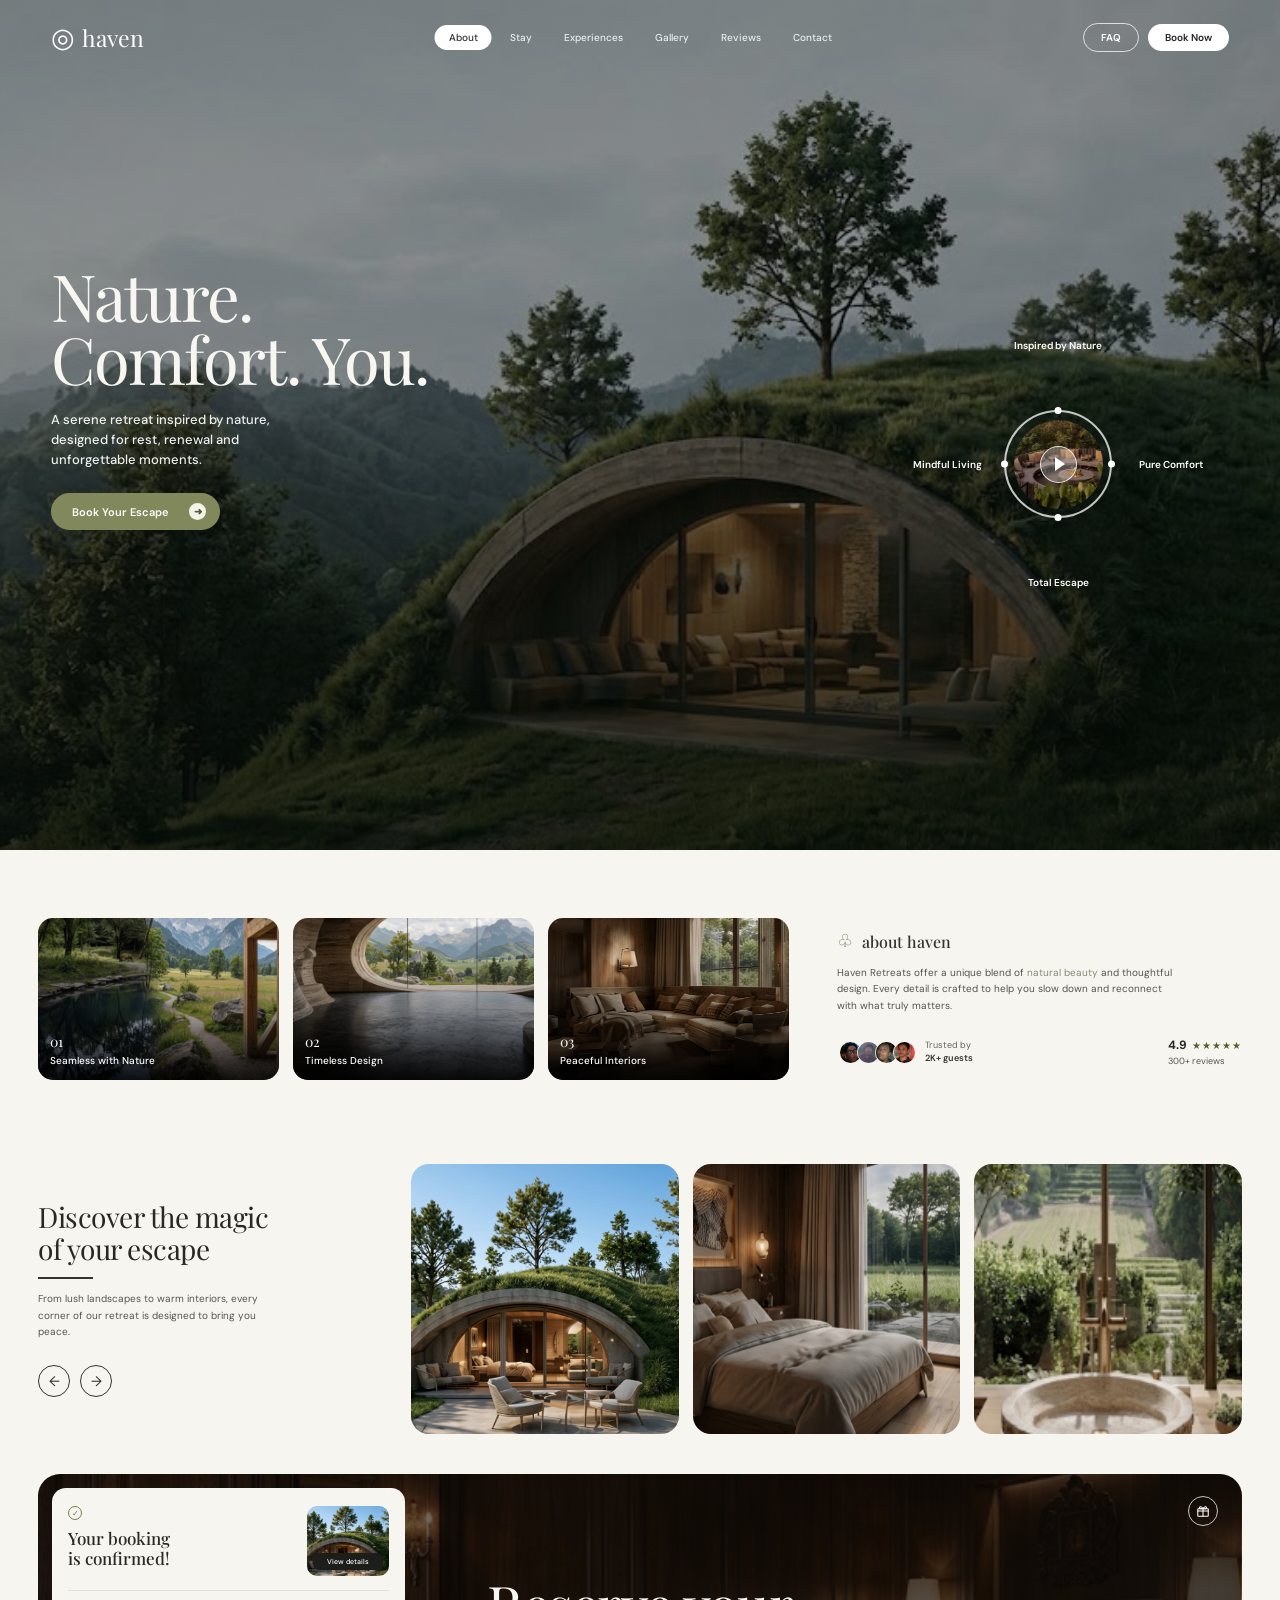
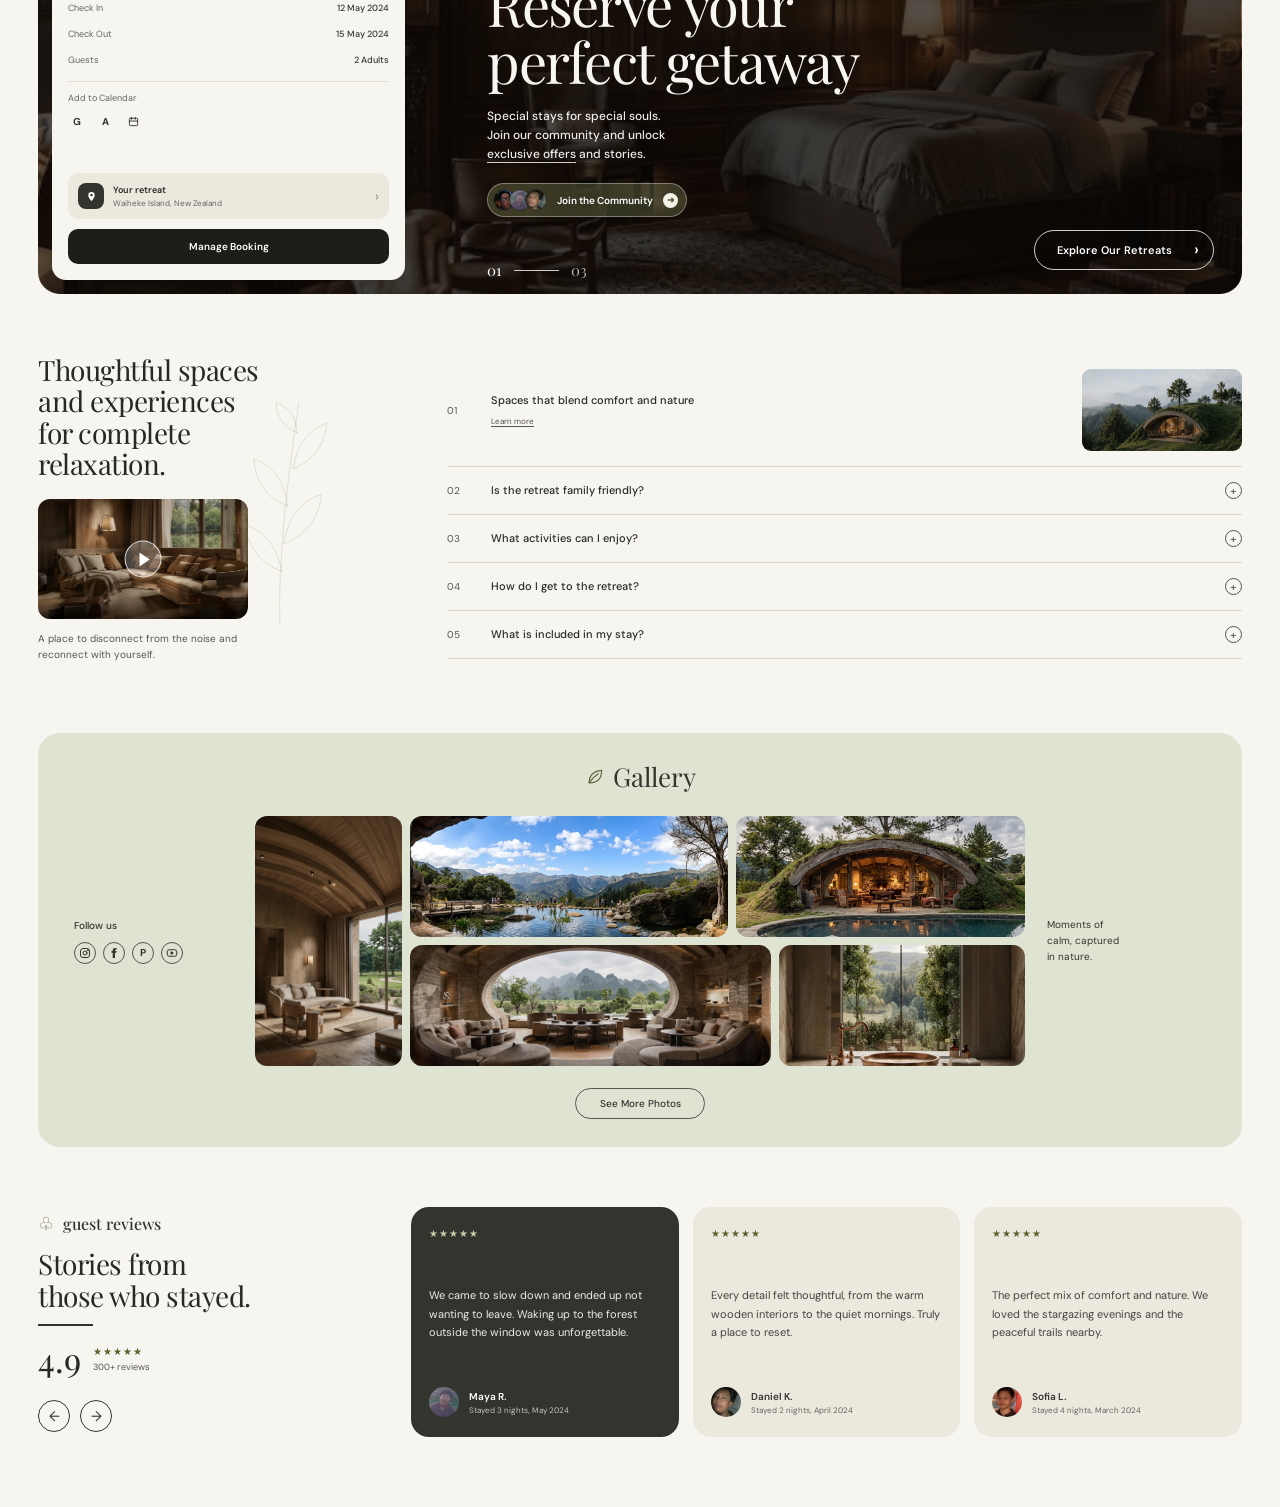
<file: index.html>
<!DOCTYPE html>
<html lang="en">
<head>
  <meta charset="UTF-8">
  <meta name="viewport" content="width=device-width, initial-scale=1.0">
  <meta http-equiv="refresh" content="0; url=html/index.html">
  <title>Haven | Nature, Comfort, You</title>
  <script>window.location.replace("html/index.html");</script>
</head>
<body>
  <p>Opening Haven Retreats. If you are not redirected, <a href="html/index.html">view the website</a>.</p>
</body>
</html>
</file>
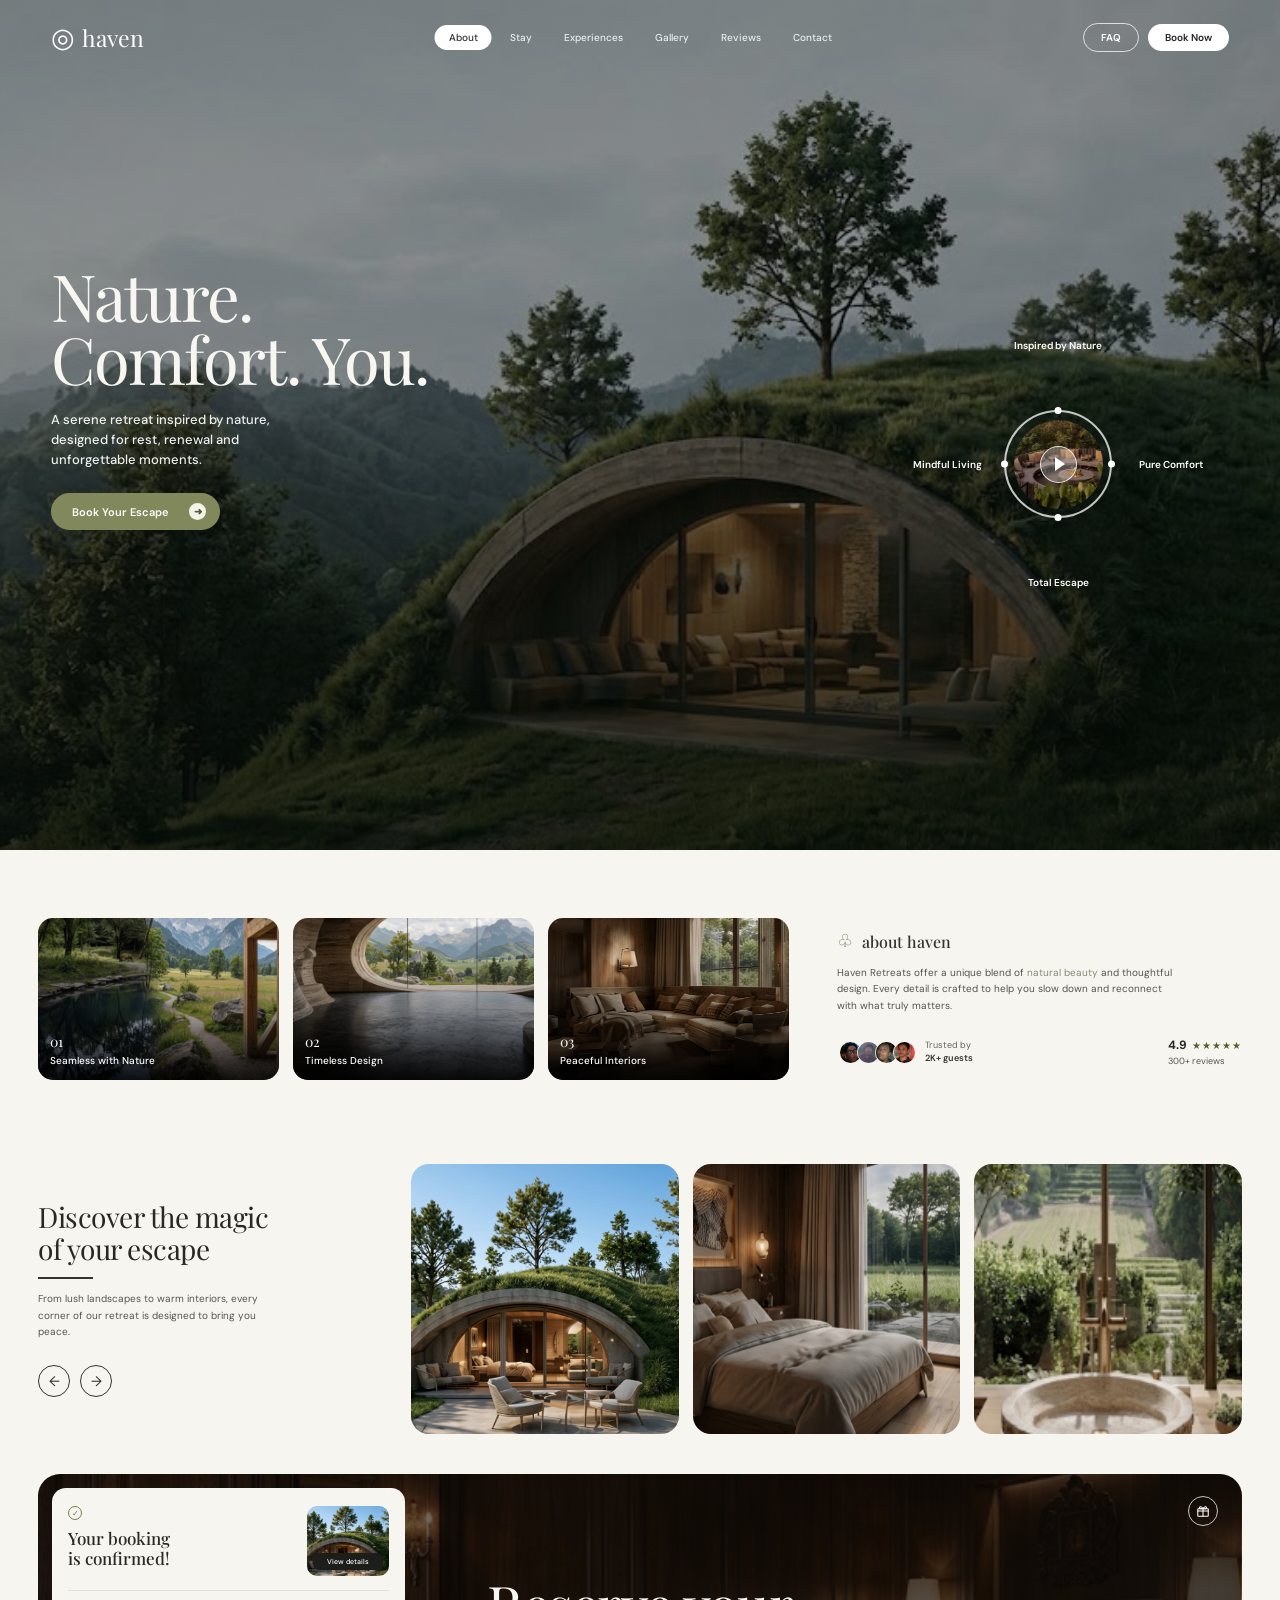
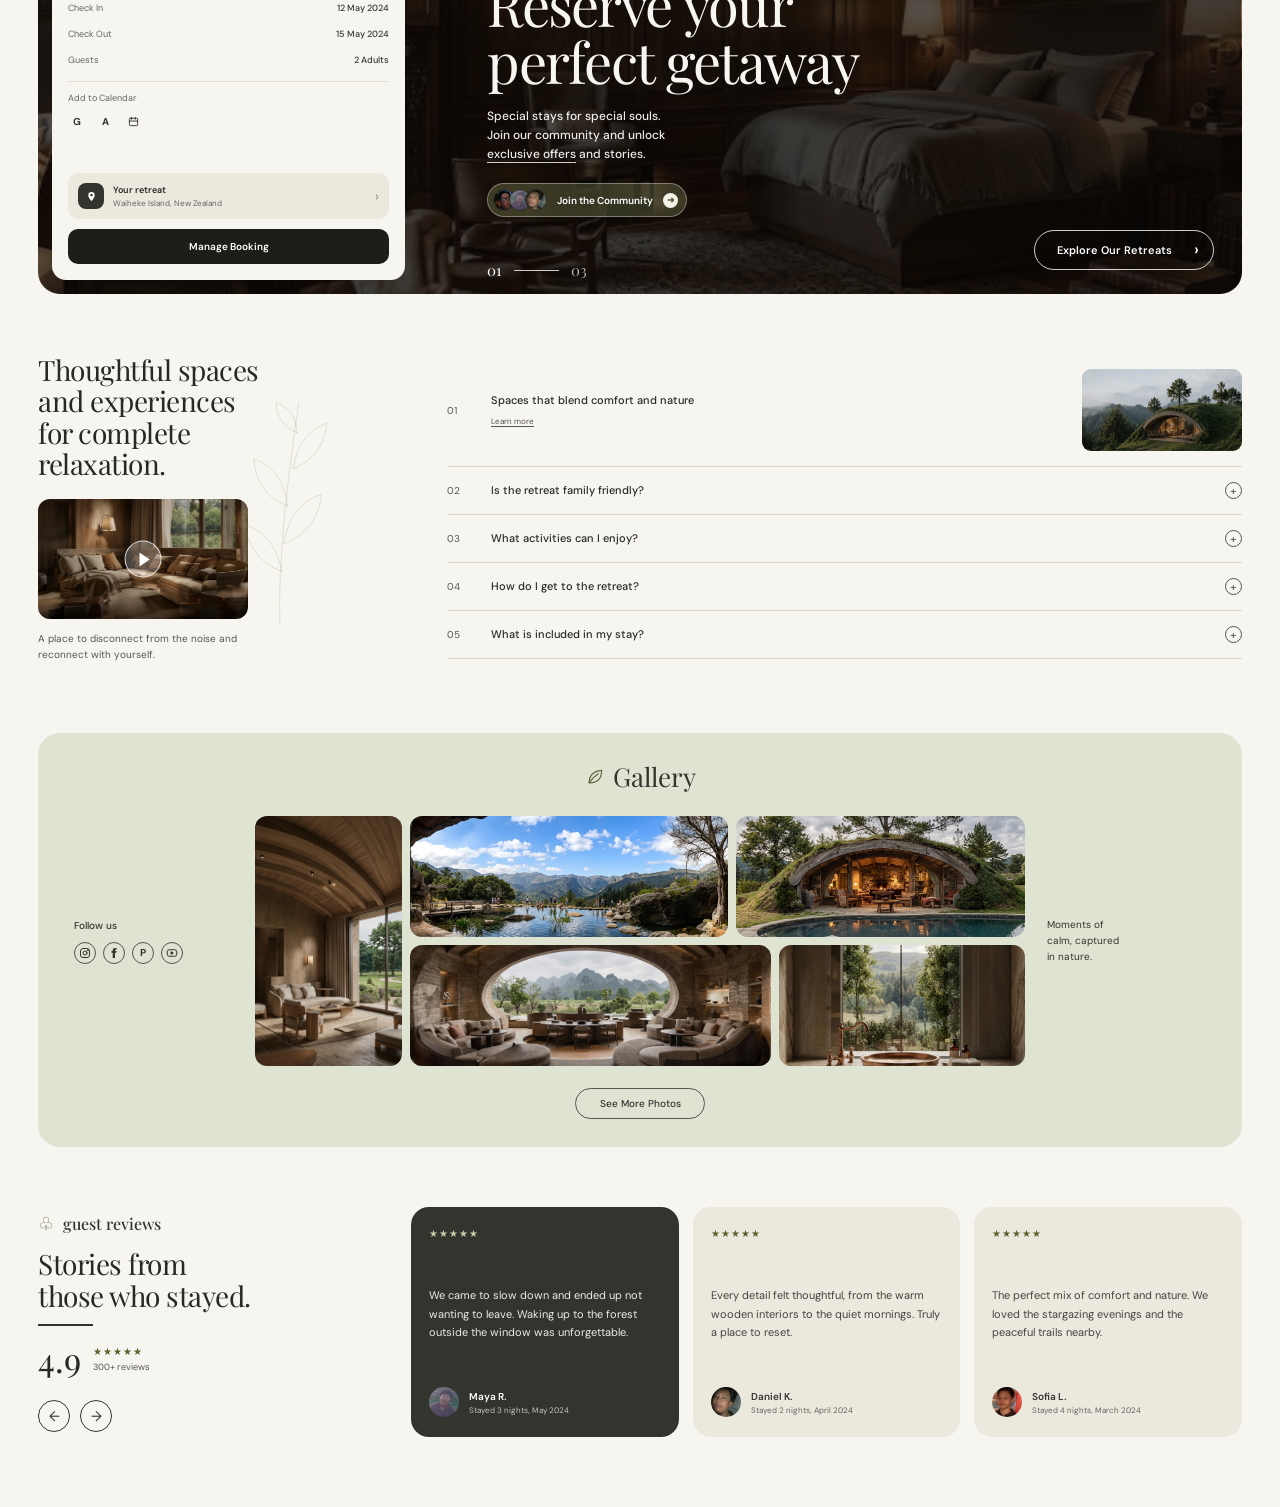
<file: html/index.html>
<!DOCTYPE html>
<html lang="en">
<head>
  <meta charset="UTF-8">
  <meta name="viewport" content="width=device-width, initial-scale=1.0">
  <title>Haven | Nature, Comfort, You</title>

  <link rel="stylesheet" href="../css/style.css">
  <link rel="stylesheet" href="../css/stay.css">
  <link rel="stylesheet" href="../css/experiences.css">
  <link rel="stylesheet" href="../css/gallery.css">
  <link rel="stylesheet" href="../css/reviews.css">

  <link rel="preconnect" href="https://fonts.googleapis.com">
  <link rel="preconnect" href="https://fonts.gstatic.com" crossorigin>
  <link href="https://fonts.googleapis.com/css2?family=DM+Sans:wght@400;500;600;700&family=Playfair+Display:wght@400;500&display=swap" rel="stylesheet">
</head>
<body>

  <main>

    <section class="hero" id="home">

      <nav class="navbar">
        <a href="#home" class="logo">
          <span class="logo-icon">◎</span>
          haven
        </a>

        <div class="nav-links">
          <a href="#about" class="active">About</a>
          <a href="#stay">Stay</a>
          <a href="#experiences">Experiences</a>
          <a href="#gallery">Gallery</a>
          <a href="#reviews">Reviews</a>
          <a href="#contact">Contact</a>
        </div>

        <div class="nav-buttons">
          <a href="#faq" class="faq-btn">FAQ</a>
          <a href="#booking" class="book-btn">Book Now</a>
          <button class="menu-btn" id="menuBtn" aria-label="Open menu">&#9776;</button>
        </div>
      </nav>

      <div class="hero-content">
        <h1>
          Nature.<br>
          Comfort. You.
        </h1>

        <p>
          A serene retreat inspired by nature,<br>
          designed for rest, renewal and<br>
          unforgettable moments.
        </p>

        <a href="#booking" class="escape-btn">
          Book Your Escape
          <span class="arrow">➜</span>
        </a>
      </div>

      <div class="experience">
        <span class="top-label">Inspired by Nature</span>
        <span class="left-label">Mindful Living</span>
        <span class="right-label">Pure Comfort</span>
        <span class="bottom-label">Total Escape</span>

        <div class="circle">
          <div class="circle-image"></div>
          <button class="play-btn" aria-label="Play video"><span></span></button>

          <i class="dot dot-top"></i>
          <i class="dot dot-right"></i>
          <i class="dot dot-bottom"></i>
          <i class="dot dot-left"></i>
        </div>
      </div>

    </section>


    <section class="about-section" id="about">

      <div class="about-top">

        <div class="about-gallery">

          <div class="gallery-card">
            <img src="../images/nature.png" alt="Beautiful natural landscape">
            <div class="card-overlay">
              <span>01</span>
              <h3>Seamless with Nature</h3>
            </div>
          </div>






          <div class="gallery-card">
            <img src="../images/design.png" alt="Timeless cabin design">
            <div class="card-overlay">
              <span>02</span>
              <h3>Timeless Design</h3>
            </div>
          </div>

          <div class="gallery-card">
            <img src="../images/interior.png" alt="Peaceful cabin interior">
            <div class="card-overlay">
              <span>03</span>
              <h3>Peaceful Interiors</h3>
            </div>
          </div>

        </div>

        <div class="about-content">

          <div class="about-heading">
            <span class="about-icon">♧</span>
            <h2>about haven</h2>
          </div>

          <p class="about-description">
            Haven Retreats offer a unique blend of
            <span>natural beauty</span> and thoughtful design.
            Every detail is crafted to help you slow down
            and reconnect with what truly matters.
          </p>

          <div class="about-bottom">

            <div class="guest-trust">
              <div class="guest-avatars">
                <img src="../images/guest1.png" alt="Guest">
                <img src="../images/guest2.png" alt="Guest">
                <img src="../images/guest3.png" alt="Guest">
                <img src="../images/guest4.png" alt="Guest">
              </div>

              <div class="trust-text">
                <span>Trusted by</span>
                <strong>2K+ guests</strong>
              </div>
            </div>

            <div class="rating">
              <div class="rating-top">
                <strong class="rating-number">4.9</strong>
                <div class="stars">★★★★★</div>
              </div>
              <p>300+ reviews</p>
            </div>

          </div>

        </div>

      </div>


      <div class="discover-row">

        <div class="discover-content">
          <h2>
            Discover the magic<br>
            of your escape
          </h2>

          <span class="discover-line"></span>

          <p>
            From lush landscapes to warm interiors,
            every corner of our retreat is designed
            to bring you peace.
          </p>

          <div class="discover-arrows">
            <button class="arrow-btn" id="discoverPrev" aria-label="Previous">←</button>
            <button class="arrow-btn" id="discoverNext" aria-label="Next">→</button>
          </div>
        </div>

        <div class="discover-gallery" id="discoverGallery">
          <div class="discover-card card-large">
            <img src="../images/escape1.png" alt="Cabin with grass roof and outdoor seating">
          </div>
          <div class="discover-card card-medium">
            <img src="../images/escape2.png" alt="Cozy bedroom with forest view">
          </div>
          <div class="discover-card card-small">
            <img src="../images/escape3.png" alt="Interior with large window and sink">
          </div>
        </div>

      </div>

    </section>

    <section class="stay-section" id="stay">

      <div class="stay-card">

        <a href="#gift" class="gift-btn" aria-label="Gift">
          <svg viewBox="0 0 24 24" width="14" height="14" fill="none" stroke="currentColor" stroke-width="1.8" stroke-linecap="round" stroke-linejoin="round">
            <rect x="3" y="8" width="18" height="13" rx="1"></rect>
            <path d="M12 8v13M3 12h18M12 8c-2-4-6-4-6-1.5S10 8 12 8zm0 0c2-4 6-4 6-1.5S14 8 12 8z"></path>
          </svg>
        </a>

        <aside class="booking-card">

          <div class="booking-top">
            <div class="booking-title">
              <span class="check-icon">✓</span>
              <h2>Your booking<br>is confirmed!</h2>
            </div>

            <div class="booking-thumb">
              <img src="../images/escape1.png" alt="Your retreat">
              <a href="#details" class="details-btn">View details</a>
            </div>
          </div>

          <ul class="booking-info">
            <li><span>Check In</span><strong>12 May 2024</strong></li>
            <li><span>Check Out</span><strong>15 May 2024</strong></li>
            <li><span>Guests</span><strong>2 Adults</strong></li>
          </ul>

          <div class="calendar-row">
            <span>Add to Calendar</span>

            <div class="calendar-icons">
              <a href="#" aria-label="Google Calendar">G</a>
              <a href="#" aria-label="Apple Calendar">A</a>
              <a href="#" aria-label="Download calendar file">
                <svg viewBox="0 0 24 24" width="11" height="11" fill="none" stroke="currentColor" stroke-width="2" stroke-linecap="round" stroke-linejoin="round">
                  <rect x="3" y="5" width="18" height="16" rx="2"></rect>
                  <path d="M16 3v4M8 3v4M3 11h18"></path>
                </svg>
              </a>
            </div>
          </div>

          <div class="retreat-row">
            <span class="pin">
              <svg viewBox="0 0 24 24" width="11" height="11" fill="currentColor">
                <path d="M12 2a7 7 0 0 0-7 7c0 5 7 13 7 13s7-8 7-13a7 7 0 0 0-7-7zm0 9.5A2.5 2.5 0 1 1 12 6a2.5 2.5 0 0 1 0 5.5z"></path>
              </svg>
            </span>

            <div class="retreat-text">
              <strong>Your retreat</strong>
              <span>Waiheke Island, New Zealand</span>
            </div>

            <span class="retreat-arrow">›</span>
          </div>

          <a href="#manage" class="manage-btn">Manage Booking</a>

        </aside>

        <div class="stay-content">
          <h1>
            Reserve your<br>
            perfect getaway
          </h1>

          <p>
            Special stays for special souls.<br>
            Join our community and unlock<br>
            <span>exclusive offers</span> and stories.
          </p>

          <a href="#community" class="community-btn">
            <span class="community-avatars">
              <img src="../images/guest1.png" alt="Guest">
              <img src="../images/guest2.png" alt="Guest">
              <img src="../images/guest3.png" alt="Guest">
            </span>
            Join the Community
            <span class="arrow">➜</span>
          </a>
        </div>

        <div class="slide-counter">
          <span>01</span>
          <i></i>
          <span>03</span>
        </div>

        <a href="#experiences" class="explore-btn">
          Explore Our Retreats
          <span class="explore-arrow">›</span>
        </a>

      </div>

    </section>


    <section class="experiences-section" id="experiences">

      <svg class="leaf-deco" viewBox="0 0 160 260" fill="none" stroke="currentColor" stroke-width="1" stroke-linecap="round" aria-hidden="true">
        <path d="M80 258C78 200 84 130 100 20"></path>
        <path d="M82 200C60 192 46 174 42 150C64 156 78 176 82 200z"></path>
        <path d="M84 170C108 162 122 142 124 118C102 124 88 144 84 170z"></path>
        <path d="M88 130C66 122 54 104 52 80C72 86 86 106 88 130z"></path>
        <path d="M94 90C116 82 128 64 130 42C110 48 98 66 94 90z"></path>
        <path d="M98 52C84 46 76 34 76 20C90 24 98 36 98 52z"></path>
      </svg>

      <div class="exp-left">
        <h2>
          Thoughtful spaces<br>
          and experiences<br>
          for complete<br>
          relaxation.
        </h2>

        <div class="exp-video">
          <img src="../images/interior.png" alt="Peaceful cabin interior">
          <button class="play-btn" aria-label="Play video"><span></span></button>
        </div>

        <p>
          A place to disconnect from
          the noise and reconnect
          with yourself.
        </p>
      </div>

      <div class="exp-list">

        <div class="exp-item open" tabindex="0" aria-expanded="true">
          <div class="exp-row">
            <span class="exp-num">01</span>
            <div class="exp-text">
              <h3>Spaces that blend comfort and nature</h3>
              <a href="#stay" class="exp-more">Learn more</a>
            </div>
            <div class="exp-img">
              <img src="../images/background.jpg" alt="Cabin with grass roof">
            </div>
            <span class="exp-icon">+</span>
          </div>
        </div>

        <div class="exp-item" tabindex="0" aria-expanded="false">
          <div class="exp-row">
            <span class="exp-num">02</span>
            <div class="exp-text">
              <h3>Is the retreat family friendly?</h3>
              <p class="exp-desc">Yes. Our cabins welcome families, with space for kids to explore and parents to unwind.</p>
              <a href="#faq" class="exp-more">Learn more</a>
            </div>
            <div class="exp-img">
              <img src="../images/exp2.png" alt="Family friendly retreat">
            </div>
            <span class="exp-icon">+</span>
          </div>
        </div>

        <div class="exp-item" tabindex="0" aria-expanded="false">
          <div class="exp-row">
            <span class="exp-num">03</span>
            <div class="exp-text">
              <h3>What activities can I enjoy?</h3>
              <p class="exp-desc">Guided nature walks, yoga, stargazing, and quiet time by the water.</p>
              <a href="#faq" class="exp-more">Learn more</a>
            </div>
            <div class="exp-img">
              <img src="../images/exp3.png" alt="Activities at the retreat">
            </div>
            <span class="exp-icon">+</span>
          </div>
        </div>

        <div class="exp-item" tabindex="0" aria-expanded="false">
          <div class="exp-row">
            <span class="exp-num">04</span>
            <div class="exp-text">
              <h3>How do I get to the retreat?</h3>
              <p class="exp-desc">We share clear directions after booking, and can arrange a pickup on request.</p>
              <a href="#contact" class="exp-more">Learn more</a>
            </div>
            <div class="exp-img">
              <img src="../images/exp4.png" alt="Road to the retreat">
            </div>
            <span class="exp-icon">+</span>
          </div>
        </div>

        <div class="exp-item" tabindex="0" aria-expanded="false">
          <div class="exp-row">
            <span class="exp-num">05</span>
            <div class="exp-text">
              <h3>What is included in my stay?</h3>
              <p class="exp-desc">Daily breakfast, access to all trails and common areas, and fresh linens.</p>
              <a href="#faq" class="exp-more">Learn more</a>
            </div>
            <div class="exp-img">
              <img src="../images/exp5.png" alt="What is included">
            </div>
            <span class="exp-icon">+</span>
          </div>
        </div>

      </div>

    </section>


    <section class="gallery-section" id="gallery">

      <div class="gallery-panel">

        <div class="gallery-title">
          <svg viewBox="0 0 24 24" width="20" height="20" fill="none" stroke="currentColor" stroke-width="1.4" stroke-linecap="round" stroke-linejoin="round" aria-hidden="true">
            <path d="M5 19C5 10 10 5 20 4c0 10-5 15-14 15z"></path>
            <path d="M5 19c3-5 6-8 11-11"></path>
          </svg>
          <h2>Gallery</h2>
        </div>

        <div class="gallery-body">

          <div class="gallery-follow">
            <span>Follow us</span>

            <div class="social-icons">
              <a href="#" aria-label="Instagram">
                <svg viewBox="0 0 24 24" width="12" height="12" fill="none" stroke="currentColor" stroke-width="2" stroke-linecap="round" stroke-linejoin="round">
                  <rect x="3" y="3" width="18" height="18" rx="5"></rect>
                  <circle cx="12" cy="12" r="4"></circle>
                  <circle cx="17.5" cy="6.5" r="0.8" fill="currentColor"></circle>
                </svg>
              </a>

              <a href="#" aria-label="Facebook">
                <svg viewBox="0 0 24 24" width="12" height="12" fill="currentColor">
                  <path d="M14 8V6.5c0-.7.3-1 1-1h2V2h-3c-3 0-4.5 1.8-4.5 4.5V8H7v3.5h2.5V22H14V11.5h2.8L17 8z"></path>
                </svg>
              </a>

              <a href="#" aria-label="Pinterest"><b class="social-letter">P</b></a>

              <a href="#" aria-label="YouTube">
                <svg viewBox="0 0 24 24" width="12" height="12" fill="none" stroke="currentColor" stroke-width="2" stroke-linejoin="round">
                  <rect x="2.5" y="5.5" width="19" height="13" rx="4"></rect>
                  <path d="M10 9.5v5l4.5-2.5z" fill="currentColor"></path>
                </svg>
              </a>
            </div>
          </div>

          <div class="gallery-photos">

            <div class="photo photo-tall">
              <img src="../images/gallery1.png" alt="Wooden bedroom with forest view">
            </div>

            <div class="photo-rows">

              <div class="photo-row row-top">
                <div class="photo">
                  <img src="../images/gallery2.png" alt="Infinity pool overlooking the valley">
                </div>
                <div class="photo">
                  <img src="../images/gallery3.png" alt="Grass roof cabin by the pool">
                </div>
              </div>

              <div class="photo-row row-bottom">
                <div class="photo">
                  <img src="../images/gallery4.png" alt="Cozy living room with arched windows">
                </div>
                <div class="photo">
                  <img src="../images/gallery5.png" alt="Interior with a large window">
                </div>
              </div>

            </div>

          </div>

          <p class="gallery-caption">
            Moments of<br>
            calm, captured<br>
            in nature.
          </p>

        </div>

        <a href="#gallery" class="more-photos-btn">See More Photos</a>

      </div>

    </section>


    <section class="reviews-section" id="reviews">

      <div class="reviews-intro">

        <div class="reviews-label">
          <span class="reviews-icon">♧</span>
          <span>guest reviews</span>
        </div>

        <h2>
          Stories from<br>
          those who stayed.
        </h2>

        <span class="reviews-line"></span>

        <div class="reviews-score">
          <strong>4.9</strong>
          <div>
            <div class="review-stars">★★★★★</div>
            <p>300+ reviews</p>
          </div>
        </div>

        <div class="reviews-arrows">
          <button class="arrow-btn" id="reviewsPrev" aria-label="Previous review">←</button>
          <button class="arrow-btn" id="reviewsNext" aria-label="Next review">→</button>
        </div>

      </div>

      <div class="reviews-track" id="reviewsTrack">

        <article class="review-card featured">
          <div class="review-stars">★★★★★</div>
          <p class="review-text">
            We came to slow down and ended up not wanting to leave.
            Waking up to the forest outside the window was unforgettable.
          </p>
          <div class="review-guest">
            <img src="../images/guest2.png" alt="Guest">
            <div>
              <strong>Maya R.</strong>
              <span>Stayed 3 nights, May 2024</span>
            </div>
          </div>
        </article>

        <article class="review-card">
          <div class="review-stars">★★★★★</div>
          <p class="review-text">
            Every detail felt thoughtful, from the warm wooden interiors
            to the quiet mornings. Truly a place to reset.
          </p>
          <div class="review-guest">
            <img src="../images/guest3.png" alt="Guest">
            <div>
              <strong>Daniel K.</strong>
              <span>Stayed 2 nights, April 2024</span>
            </div>
          </div>
        </article>

        <article class="review-card">
          <div class="review-stars">★★★★★</div>
          <p class="review-text">
            The perfect mix of comfort and nature. We loved the
            stargazing evenings and the peaceful trails nearby.
          </p>
          <div class="review-guest">
            <img src="../images/guest4.png" alt="Guest">
            <div>
              <strong>Sofia L.</strong>
              <span>Stayed 4 nights, March 2024</span>
            </div>
          </div>
        </article>

        <article class="review-card">
          <div class="review-stars">★★★★★</div>
          <p class="review-text">
            Friendly hosts, spotless cabin, and a view that made
            every coffee feel special. We are already planning our return.
          </p>
          <div class="review-guest">
            <img src="../images/guest5.png" alt="Guest">
            <div>
              <strong>James T.</strong>
              <span>Stayed 3 nights, February 2024</span>
            </div>
          </div>
        </article>

        <article class="review-card">
          <div class="review-stars">★★★★☆</div>
          <p class="review-text">
            Peaceful, private and beautifully designed. A little far
            to reach, but absolutely worth the trip.
          </p>
          <div class="review-guest">
            <img src="../images/guest2.png" alt="Guest">
            <div>
              <strong>Ana P.</strong>
              <span>Stayed 2 nights, January 2024</span>
            </div>
          </div>
        </article>

      </div>

    </section>

  </main>

  <script src="../js/navbar.js"></script>
  <script src="../js/discover.js"></script>
  <script src="../js/experiences.js"></script>
  <script src="../js/reviews.js"></script>

</body>
</html>
</file>
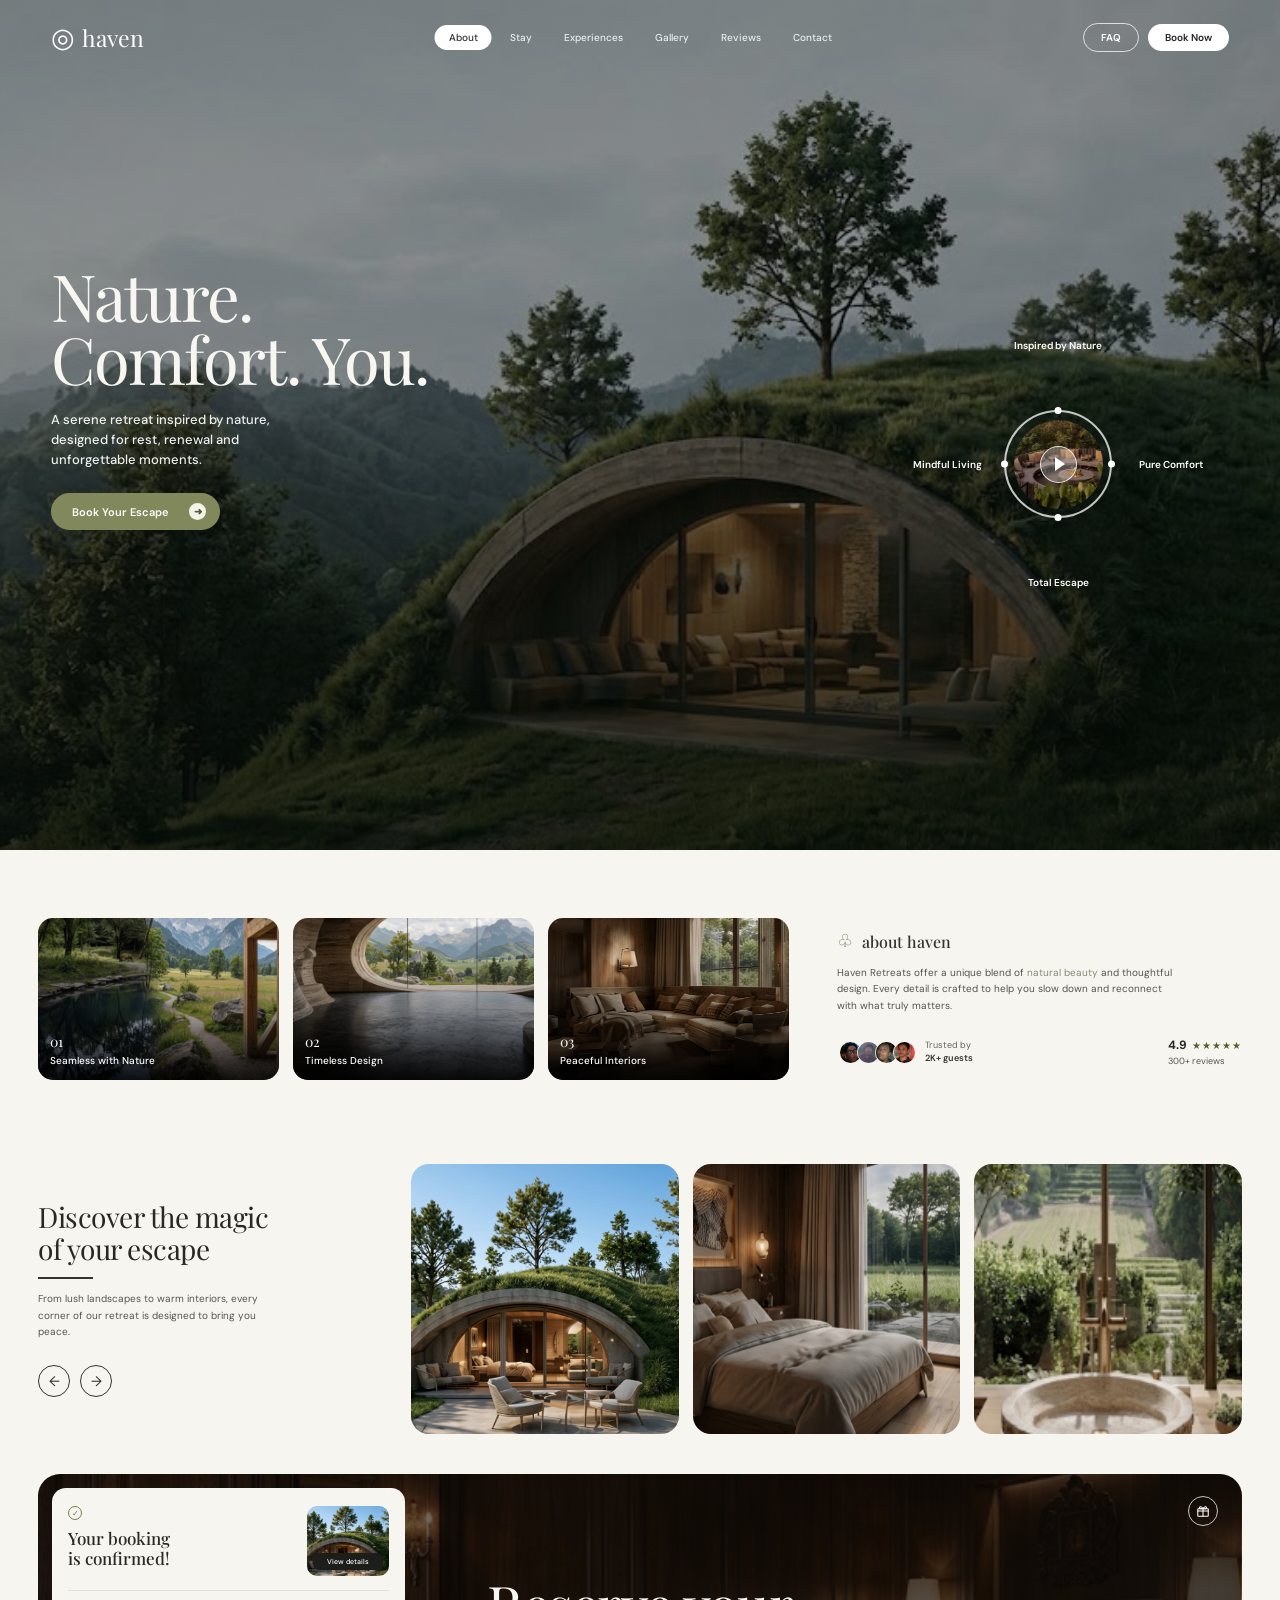
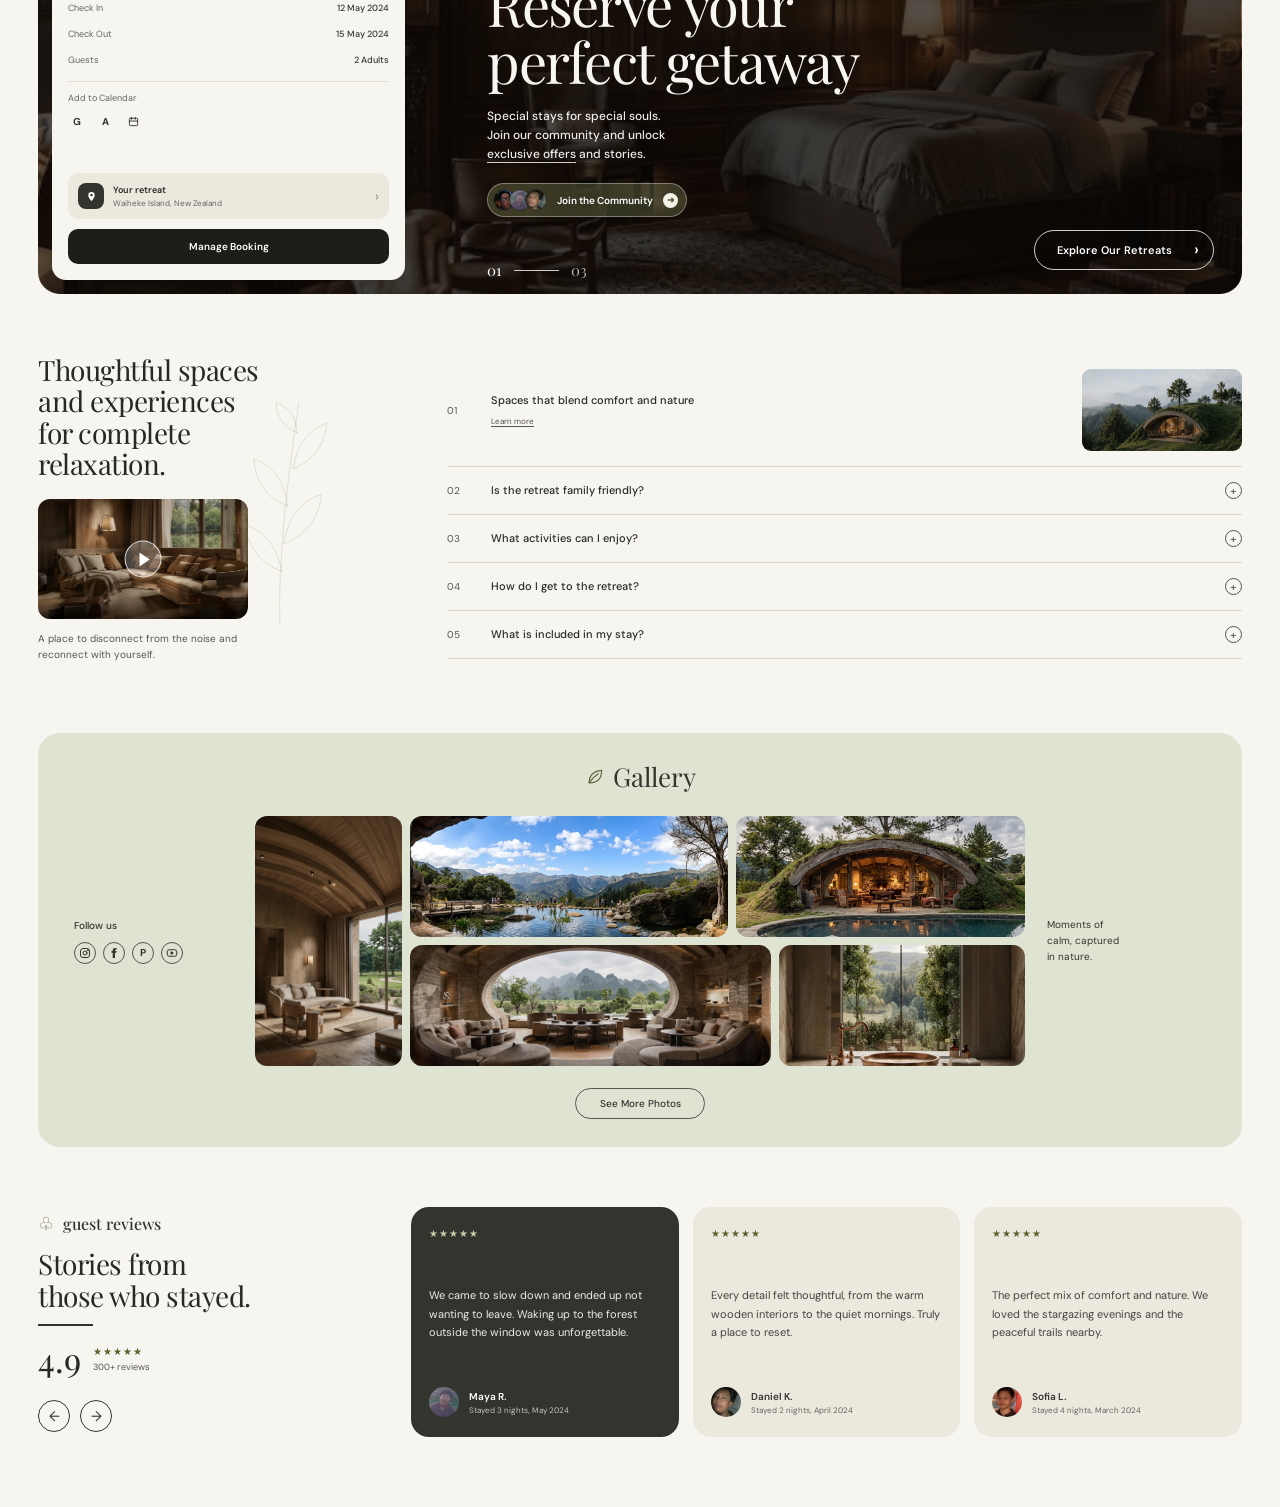
<file: html/experiences.html>
<!DOCTYPE html>
<html lang="en">
<head>
  <meta charset="UTF-8">
  <meta name="viewport" content="width=device-width, initial-scale=1.0">
  <title>Haven | Experiences</title>

  <script>location.replace("index.html#experiences");</script>
  <noscript><meta http-equiv="refresh" content="0; url=index.html#experiences"></noscript>

  <link rel="stylesheet" href="../css/style.css">
  <link rel="stylesheet" href="../css/experiences.css">

  <link rel="preconnect" href="https://fonts.googleapis.com">
  <link rel="preconnect" href="https://fonts.gstatic.com" crossorigin>
  <link href="https://fonts.googleapis.com/css2?family=DM+Sans:wght@400;500;600;700&family=Playfair+Display:wght@400;500&display=swap" rel="stylesheet">
</head>
<body>

  <main>

    <section class="experiences-section" id="experiences">

      <svg class="leaf-deco" viewBox="0 0 160 260" fill="none" stroke="currentColor" stroke-width="1" stroke-linecap="round" aria-hidden="true">
        <path d="M80 258C78 200 84 130 100 20"></path>
        <path d="M82 200C60 192 46 174 42 150C64 156 78 176 82 200z"></path>
        <path d="M84 170C108 162 122 142 124 118C102 124 88 144 84 170z"></path>
        <path d="M88 130C66 122 54 104 52 80C72 86 86 106 88 130z"></path>
        <path d="M94 90C116 82 128 64 130 42C110 48 98 66 94 90z"></path>
        <path d="M98 52C84 46 76 34 76 20C90 24 98 36 98 52z"></path>
      </svg>

      <div class="exp-left">
        <h2>
          Thoughtful spaces<br>
          and experiences<br>
          for complete<br>
          relaxation.
        </h2>

        <div class="exp-video">
          <img src="../images/interior.png" alt="Peaceful cabin interior">
          <button class="play-btn" aria-label="Play video"><span></span></button>
        </div>

        <p>
          A place to disconnect from
          the noise and reconnect
          with yourself.
        </p>
      </div>

      <div class="exp-list">

        <div class="exp-item open" tabindex="0" aria-expanded="true">
          <div class="exp-row">
            <span class="exp-num">01</span>
            <div class="exp-text">
              <h3>Spaces that blend comfort and nature</h3>
              <a href="#stay" class="exp-more">Learn more</a>
            </div>
            <div class="exp-img">
              <img src="../images/escape1.png" alt="Cabin with grass roof">
            </div>
            <span class="exp-icon">+</span>
          </div>
        </div>

        <div class="exp-item" tabindex="0" aria-expanded="false">
          <div class="exp-row">
            <span class="exp-num">02</span>
            <div class="exp-text">
              <h3>Is the retreat family friendly?</h3>
              <p class="exp-desc">Yes. Our cabins welcome families, with space for kids to explore and parents to unwind.</p>
              <a href="#faq" class="exp-more">Learn more</a>
            </div>
            <div class="exp-img">
              <img src="../images/exp2.png" alt="Family friendly retreat">
            </div>
            <span class="exp-icon">+</span>
          </div>
        </div>

        <div class="exp-item" tabindex="0" aria-expanded="false">
          <div class="exp-row">
            <span class="exp-num">03</span>
            <div class="exp-text">
              <h3>What activities can I enjoy?</h3>
              <p class="exp-desc">Guided nature walks, yoga, stargazing, and quiet time by the water.</p>
              <a href="#faq" class="exp-more">Learn more</a>
            </div>
            <div class="exp-img">
              <img src="../images/exp3.png" alt="Activities at the retreat">
            </div>
            <span class="exp-icon">+</span>
          </div>
        </div>

        <div class="exp-item" tabindex="0" aria-expanded="false">
          <div class="exp-row">
            <span class="exp-num">04</span>
            <div class="exp-text">
              <h3>How do I get to the retreat?</h3>
              <p class="exp-desc">We share clear directions after booking, and can arrange a pickup on request.</p>
              <a href="#contact" class="exp-more">Learn more</a>
            </div>
            <div class="exp-img">
              <img src="../images/exp4.png" alt="Road to the retreat">
            </div>
            <span class="exp-icon">+</span>
          </div>
        </div>

        <div class="exp-item" tabindex="0" aria-expanded="false">
          <div class="exp-row">
            <span class="exp-num">05</span>
            <div class="exp-text">
              <h3>What is included in my stay?</h3>
              <p class="exp-desc">Daily breakfast, access to all trails and common areas, and fresh linens.</p>
              <a href="#faq" class="exp-more">Learn more</a>
            </div>
            <div class="exp-img">
              <img src="../images/exp5.png" alt="What is included">
            </div>
            <span class="exp-icon">+</span>
          </div>
        </div>

      </div>

    </section>

  </main>

  <script src="../js/experiences.js"></script>

</body>
</html>
</file>
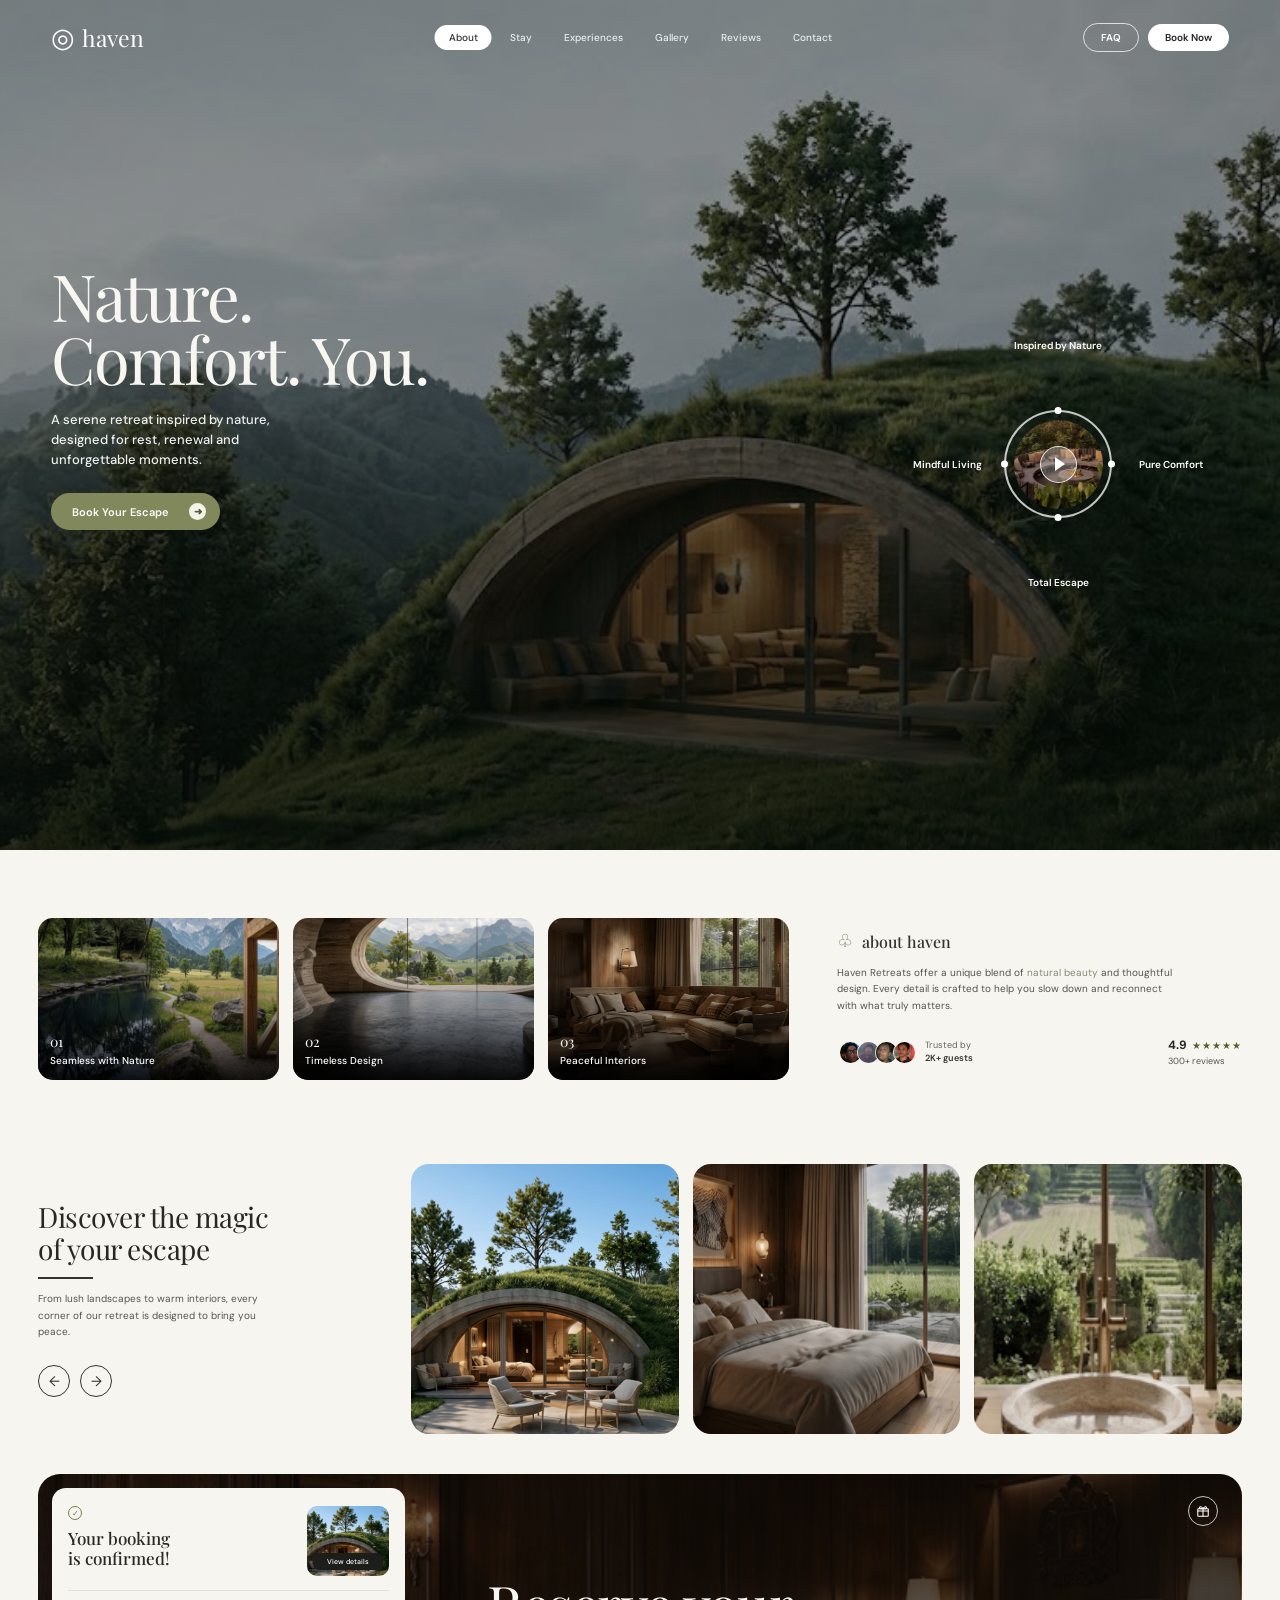
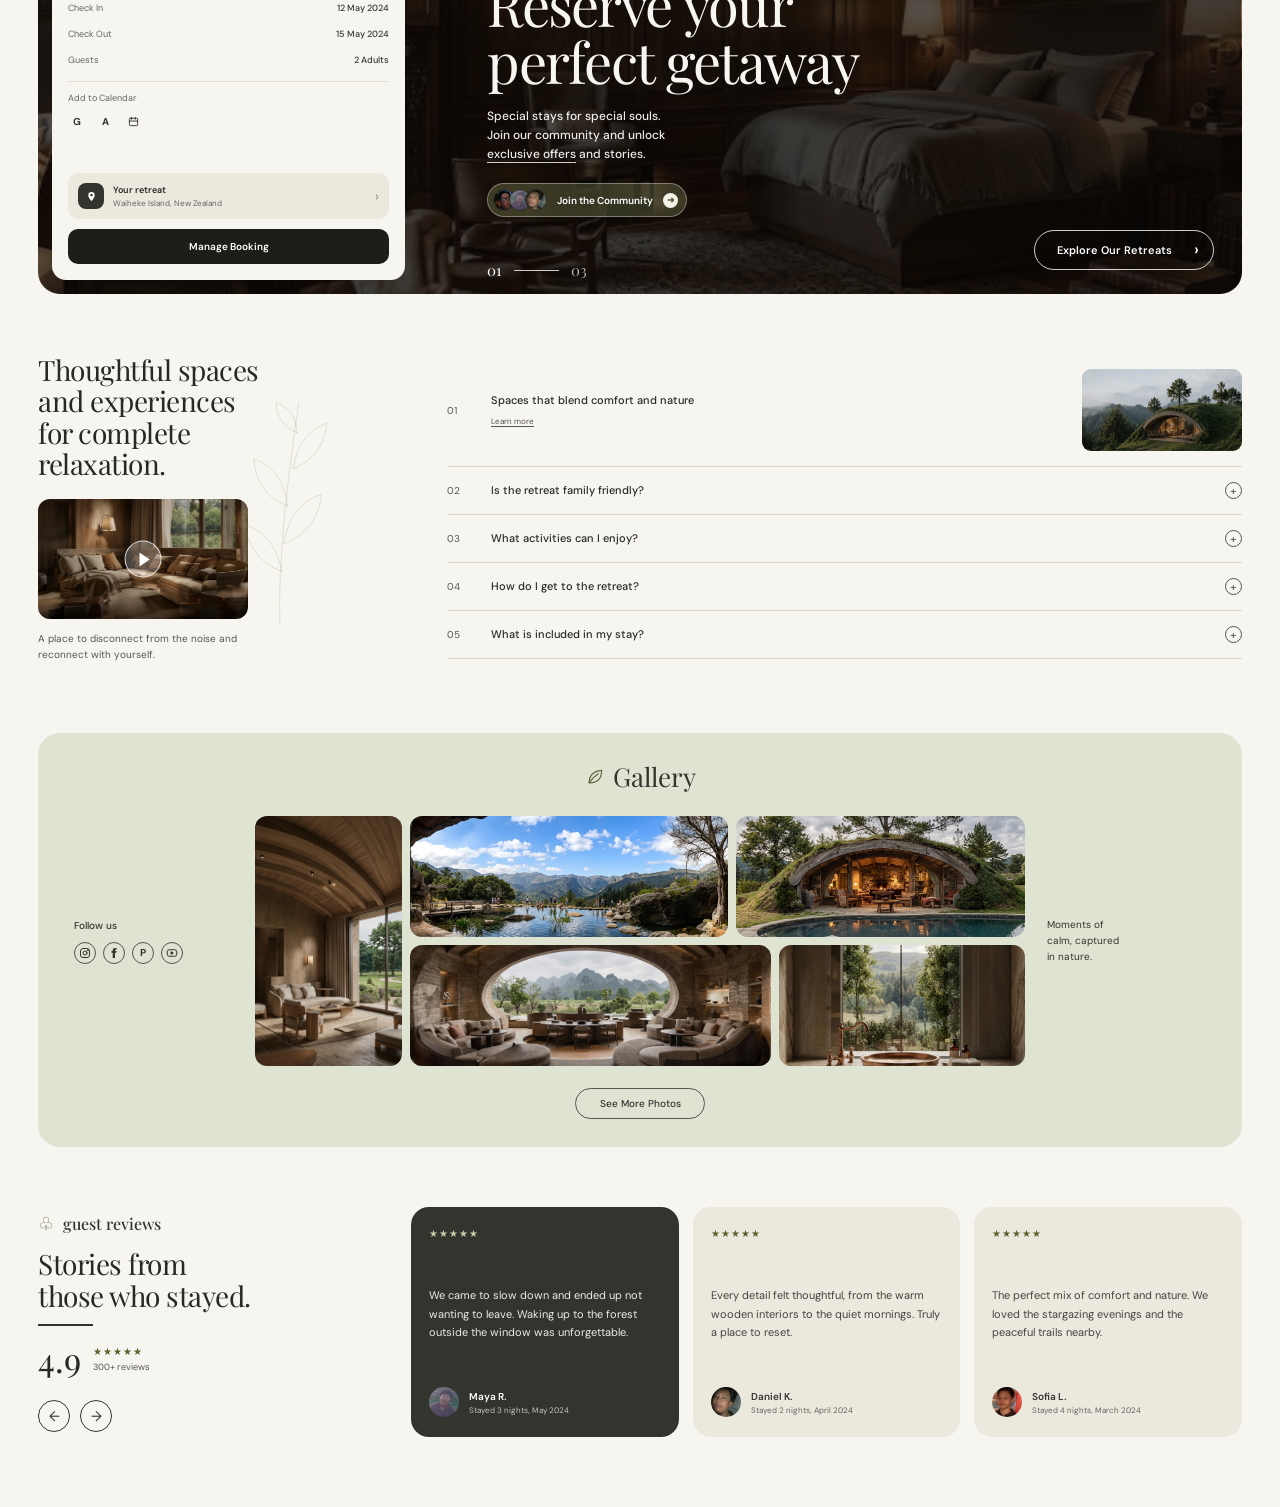
<file: html/gallery.html>
<!DOCTYPE html>
<html lang="en">
<head>
  <meta charset="UTF-8">
  <meta name="viewport" content="width=device-width, initial-scale=1.0">
  <title>Haven | Gallery</title>

  <script>location.replace("index.html#gallery");</script>
  <noscript><meta http-equiv="refresh" content="0; url=index.html#gallery"></noscript>

  <link rel="stylesheet" href="../css/style.css">
  <link rel="stylesheet" href="../css/gallery.css">

  <link rel="preconnect" href="https://fonts.googleapis.com">
  <link rel="preconnect" href="https://fonts.gstatic.com" crossorigin>
  <link href="https://fonts.googleapis.com/css2?family=DM+Sans:wght@400;500;600;700&family=Playfair+Display:wght@400;500&display=swap" rel="stylesheet">
</head>
<body>

  <main>

    <section class="gallery-section" id="gallery">

      <div class="gallery-panel">

        <div class="gallery-title">
          <svg viewBox="0 0 24 24" width="20" height="20" fill="none" stroke="currentColor" stroke-width="1.4" stroke-linecap="round" stroke-linejoin="round" aria-hidden="true">
            <path d="M5 19C5 10 10 5 20 4c0 10-5 15-14 15z"></path>
            <path d="M5 19c3-5 6-8 11-11"></path>
          </svg>
          <h2>Gallery</h2>
        </div>

        <div class="gallery-body">

          <div class="gallery-follow">
            <span>Follow us</span>

            <div class="social-icons">
              <a href="#" aria-label="Instagram">
                <svg viewBox="0 0 24 24" width="12" height="12" fill="none" stroke="currentColor" stroke-width="2" stroke-linecap="round" stroke-linejoin="round">
                  <rect x="3" y="3" width="18" height="18" rx="5"></rect>
                  <circle cx="12" cy="12" r="4"></circle>
                  <circle cx="17.5" cy="6.5" r="0.8" fill="currentColor"></circle>
                </svg>
              </a>

              <a href="#" aria-label="Facebook">
                <svg viewBox="0 0 24 24" width="12" height="12" fill="currentColor">
                  <path d="M14 8V6.5c0-.7.3-1 1-1h2V2h-3c-3 0-4.5 1.8-4.5 4.5V8H7v3.5h2.5V22H14V11.5h2.8L17 8z"></path>
                </svg>
              </a>

              <a href="#" aria-label="Pinterest"><b class="social-letter">P</b></a>

              <a href="#" aria-label="YouTube">
                <svg viewBox="0 0 24 24" width="12" height="12" fill="none" stroke="currentColor" stroke-width="2" stroke-linejoin="round">
                  <rect x="2.5" y="5.5" width="19" height="13" rx="4"></rect>
                  <path d="M10 9.5v5l4.5-2.5z" fill="currentColor"></path>
                </svg>
              </a>
            </div>
          </div>


          <div class="gallery-photos">

            <div class="photo photo-tall">
              <img src="../images/gallery1.png" alt="Wooden bedroom with forest view">
            </div>

            <div class="photo-rows">

              <div class="photo-row row-top">
                <div class="photo">
                  <img src="../images/gallery2.png" alt="Infinity pool overlooking the valley">
                </div>
                <div class="photo">
                  <img src="../images/gallery3.png" alt="Grass roof cabin by the pool">
                </div>
              </div>

              <div class="photo-row row-bottom">
                <div class="photo">
                  <img src="../images/gallery4.png" alt="Cozy living room with arched windows">
                </div>
                <div class="photo">
                  <img src="../images/gallery5.png" alt="Interior with a large window">
                </div>
              </div>

            </div>

          </div>

          <p class="gallery-caption">
            Moments of<br>
            calm, captured<br>
            in nature.
          </p>

        </div>

        <a href="#gallery" class="more-photos-btn">See More Photos</a>

      </div>

    </section>

  </main>

</body>
</html>
</file>
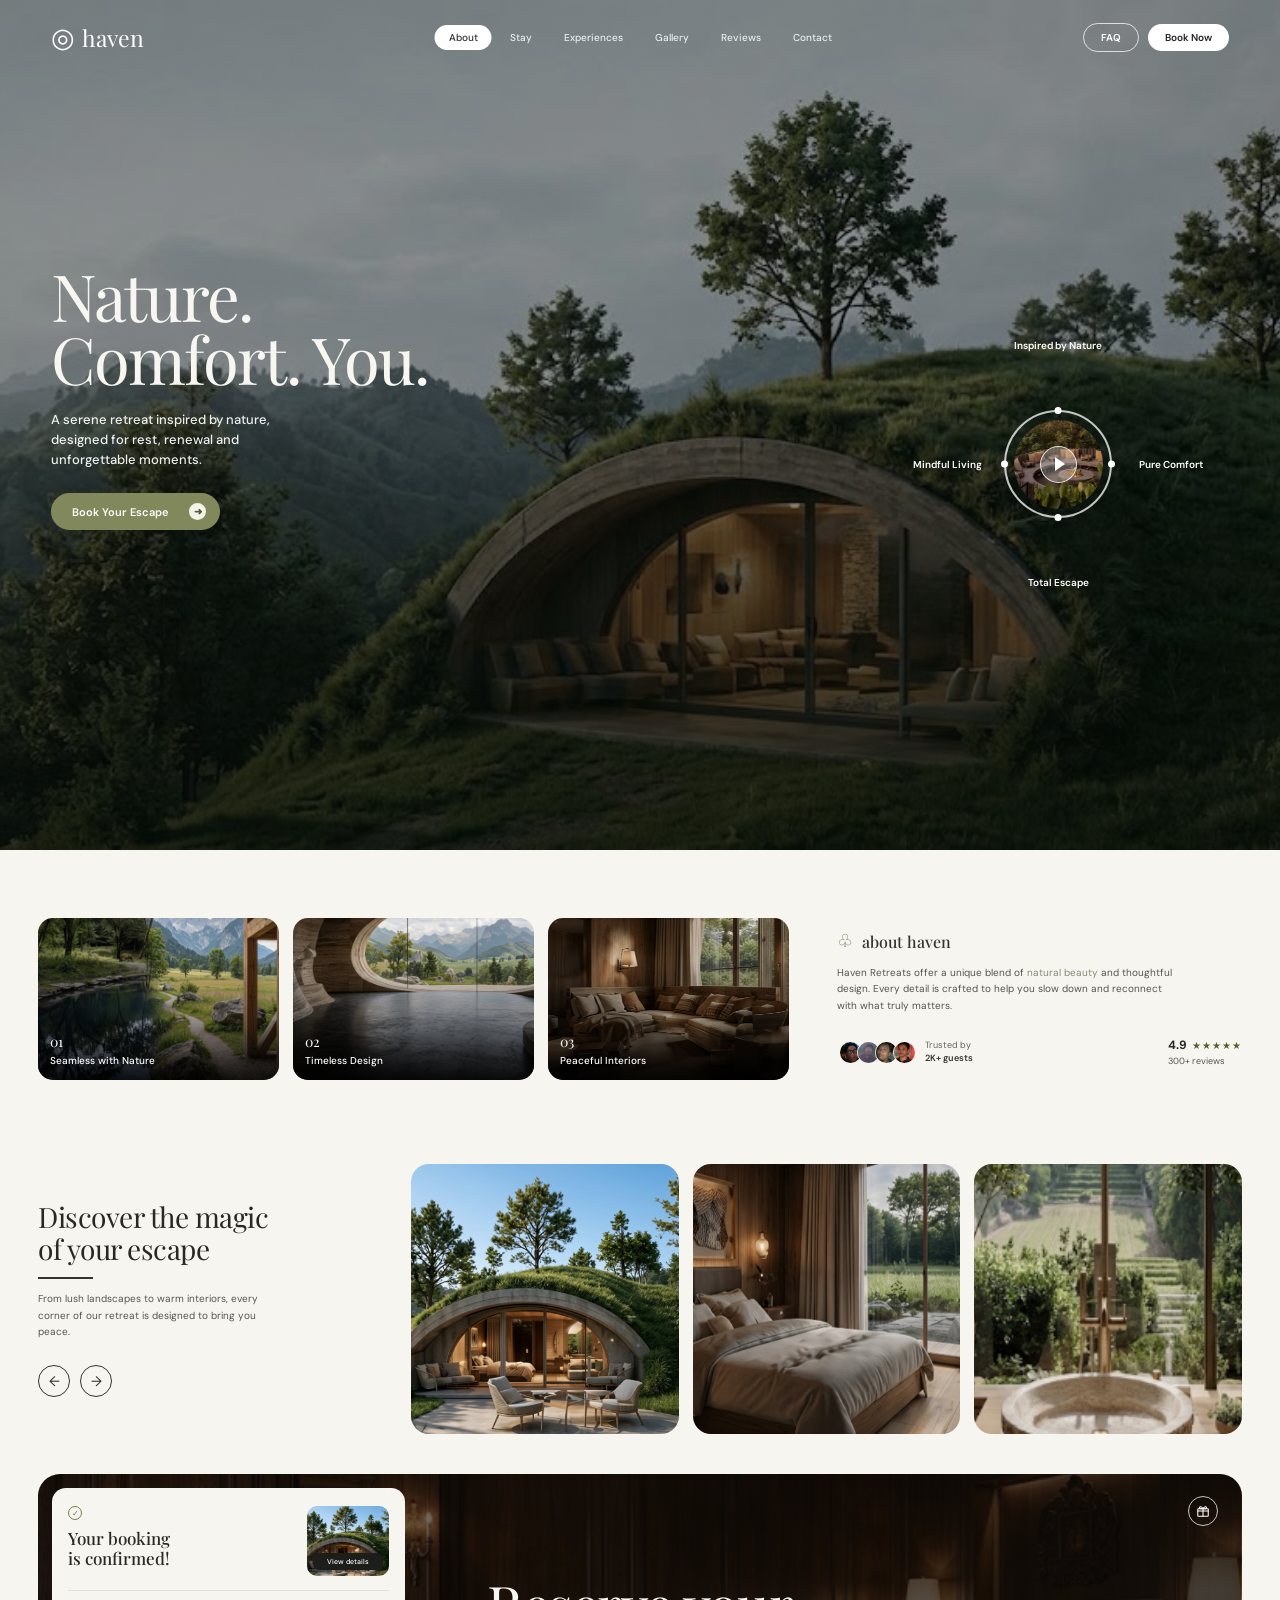
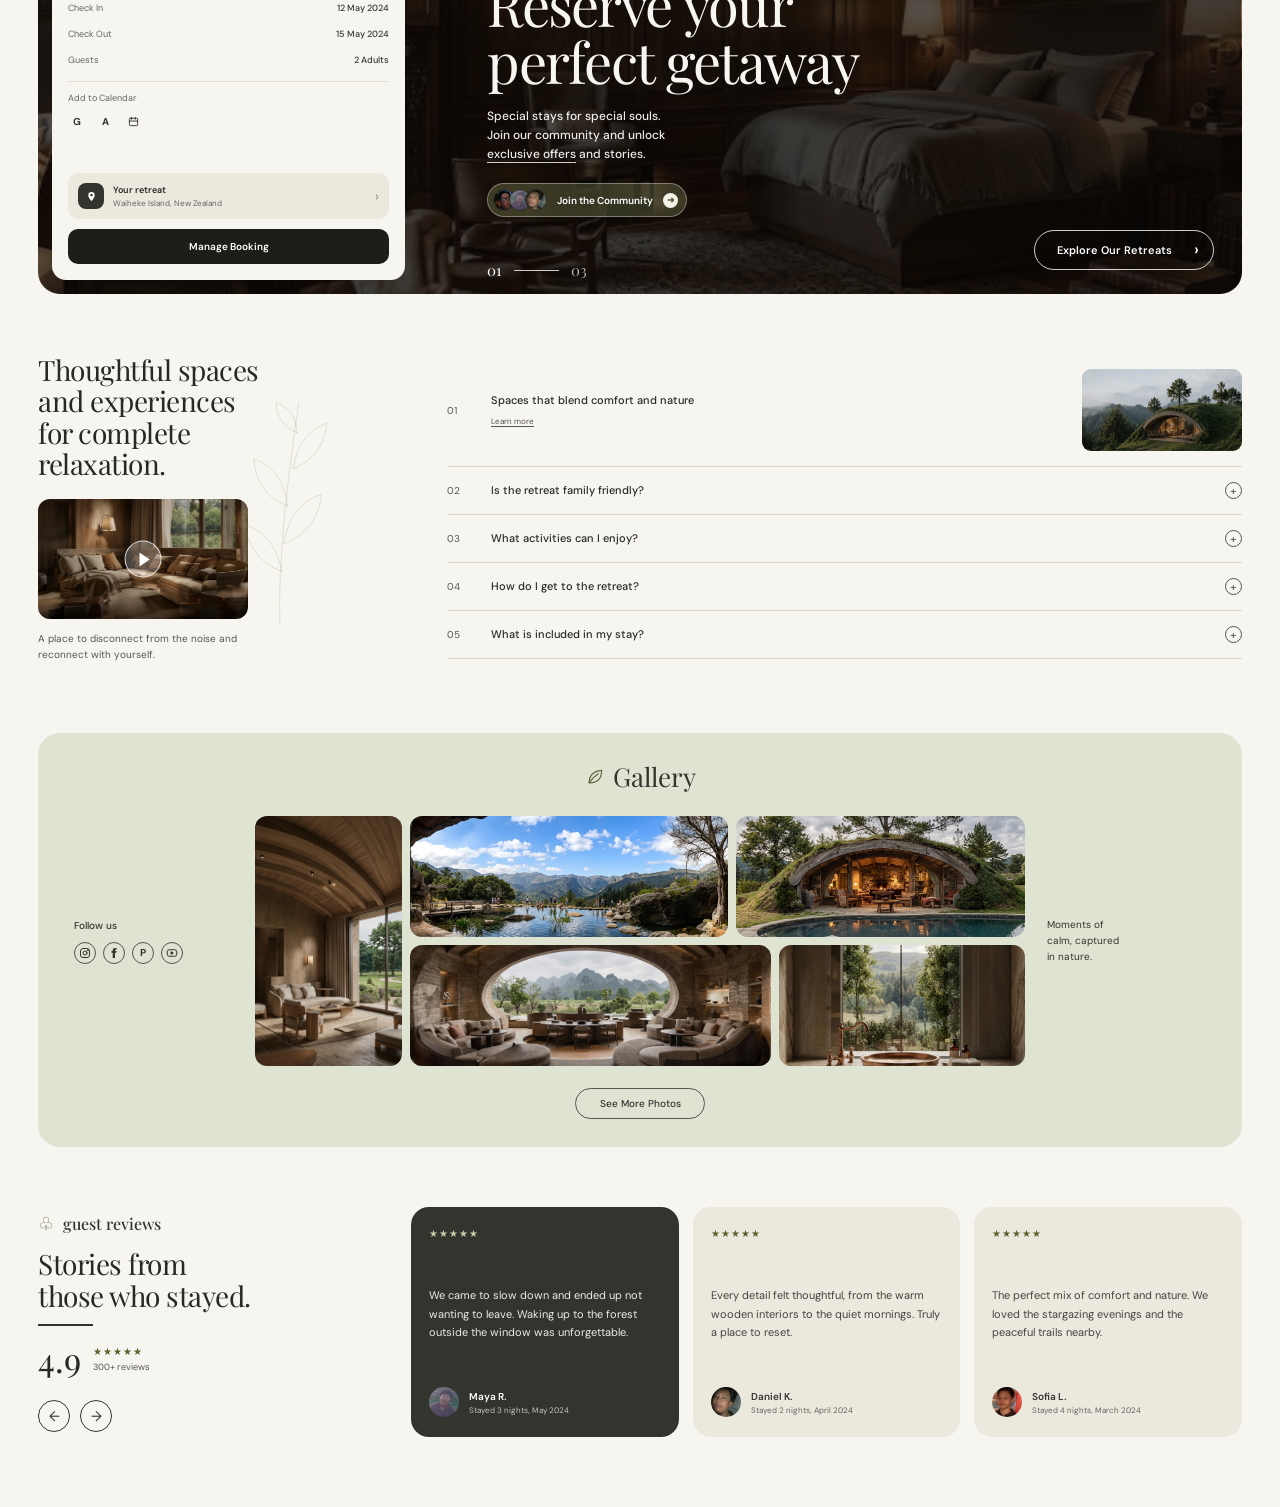
<file: html/reviews.html>
<!DOCTYPE html>
<html lang="en">
<head>
  <meta charset="UTF-8">
  <meta name="viewport" content="width=device-width, initial-scale=1.0">
  <title>Haven | Reviews</title>

  <script>location.replace("index.html#reviews");</script>
  <noscript><meta http-equiv="refresh" content="0; url=index.html#reviews"></noscript>

  <link rel="stylesheet" href="../css/style.css">
  <link rel="stylesheet" href="../css/reviews.css">

  <link rel="preconnect" href="https://fonts.googleapis.com">
  <link rel="preconnect" href="https://fonts.gstatic.com" crossorigin>
  <link href="https://fonts.googleapis.com/css2?family=DM+Sans:wght@400;500;600;700&family=Playfair+Display:wght@400;500&display=swap" rel="stylesheet">
</head>
<body>

  <main>

    <section class="reviews-section" id="reviews">

      <div class="reviews-intro">

        <div class="reviews-label">
          <span class="reviews-icon">♧</span>
          <span>guest reviews</span>
        </div>

        <h2>
          Stories from<br>
          those who stayed.
        </h2>

        <span class="reviews-line"></span>

        <div class="reviews-score">
          <strong>4.9</strong>
          <div>
            <div class="review-stars">★★★★★</div>
            <p>300+ reviews</p>
          </div>
        </div>

        <div class="reviews-arrows">
          <button class="arrow-btn" id="reviewsPrev" aria-label="Previous review">←</button>
          <button class="arrow-btn" id="reviewsNext" aria-label="Next review">→</button>
        </div>

      </div>

      <div class="reviews-track" id="reviewsTrack">

        <article class="review-card featured">
          <div class="review-stars">★★★★★</div>
          <p class="review-text">
            We came to slow down and ended up not wanting to leave.
            Waking up to the forest outside the window was unforgettable.
          </p>
          <div class="review-guest">
            <img src="../images/guest1.png" alt="Guest">
            <div>
              <strong>Maya R.</strong>
              <span>Stayed 3 nights, May 2024</span>
            </div>
          </div>
        </article>

        <article class="review-card">
          <div class="review-stars">★★★★★</div>
          <p class="review-text">
            Every detail felt thoughtful, from the warm wooden interiors
            to the quiet mornings. Truly a place to reset.
          </p>
          <div class="review-guest">
            <img src="../images/guest2.png" alt="Guest">
            <div>
              <strong>Daniel K.</strong>
              <span>Stayed 2 nights, April 2024</span>
            </div>
          </div>
        </article>

        <article class="review-card">
          <div class="review-stars">★★★★★</div>
          <p class="review-text">
            The perfect mix of comfort and nature. We loved the
            stargazing evenings and the peaceful trails nearby.
          </p>
          <div class="review-guest">
            <img src="../images/guest3.png" alt="Guest">
            <div>
              <strong>Sofia L.</strong>
              <span>Stayed 4 nights, March 2024</span>
            </div>
          </div>
        </article>

        <article class="review-card">
          <div class="review-stars">★★★★★</div>
          <p class="review-text">
            Friendly hosts, spotless cabin, and a view that made
            every coffee feel special. We are already planning our return.
          </p>
          <div class="review-guest">
            <img src="../images/guest4.png" alt="Guest">
            <div>
              <strong>James T.</strong>
              <span>Stayed 3 nights, February 2024</span>
            </div>
          </div>
        </article>

        <article class="review-card">
          <div class="review-stars">★★★★☆</div>
          <p class="review-text">
            Peaceful, private and beautifully designed. A little far
            to reach, but absolutely worth the trip.
          </p>
          <div class="review-guest">
            <img src="../images/guest1.png" alt="Guest">
            <div>
              <strong>Ana P.</strong>
              <span>Stayed 2 nights, January 2024</span>
            </div>
          </div>
        </article>

      </div>

    </section>

  </main>

  <script src="../js/reviews.js"></script>

</body>
</html>
</file>
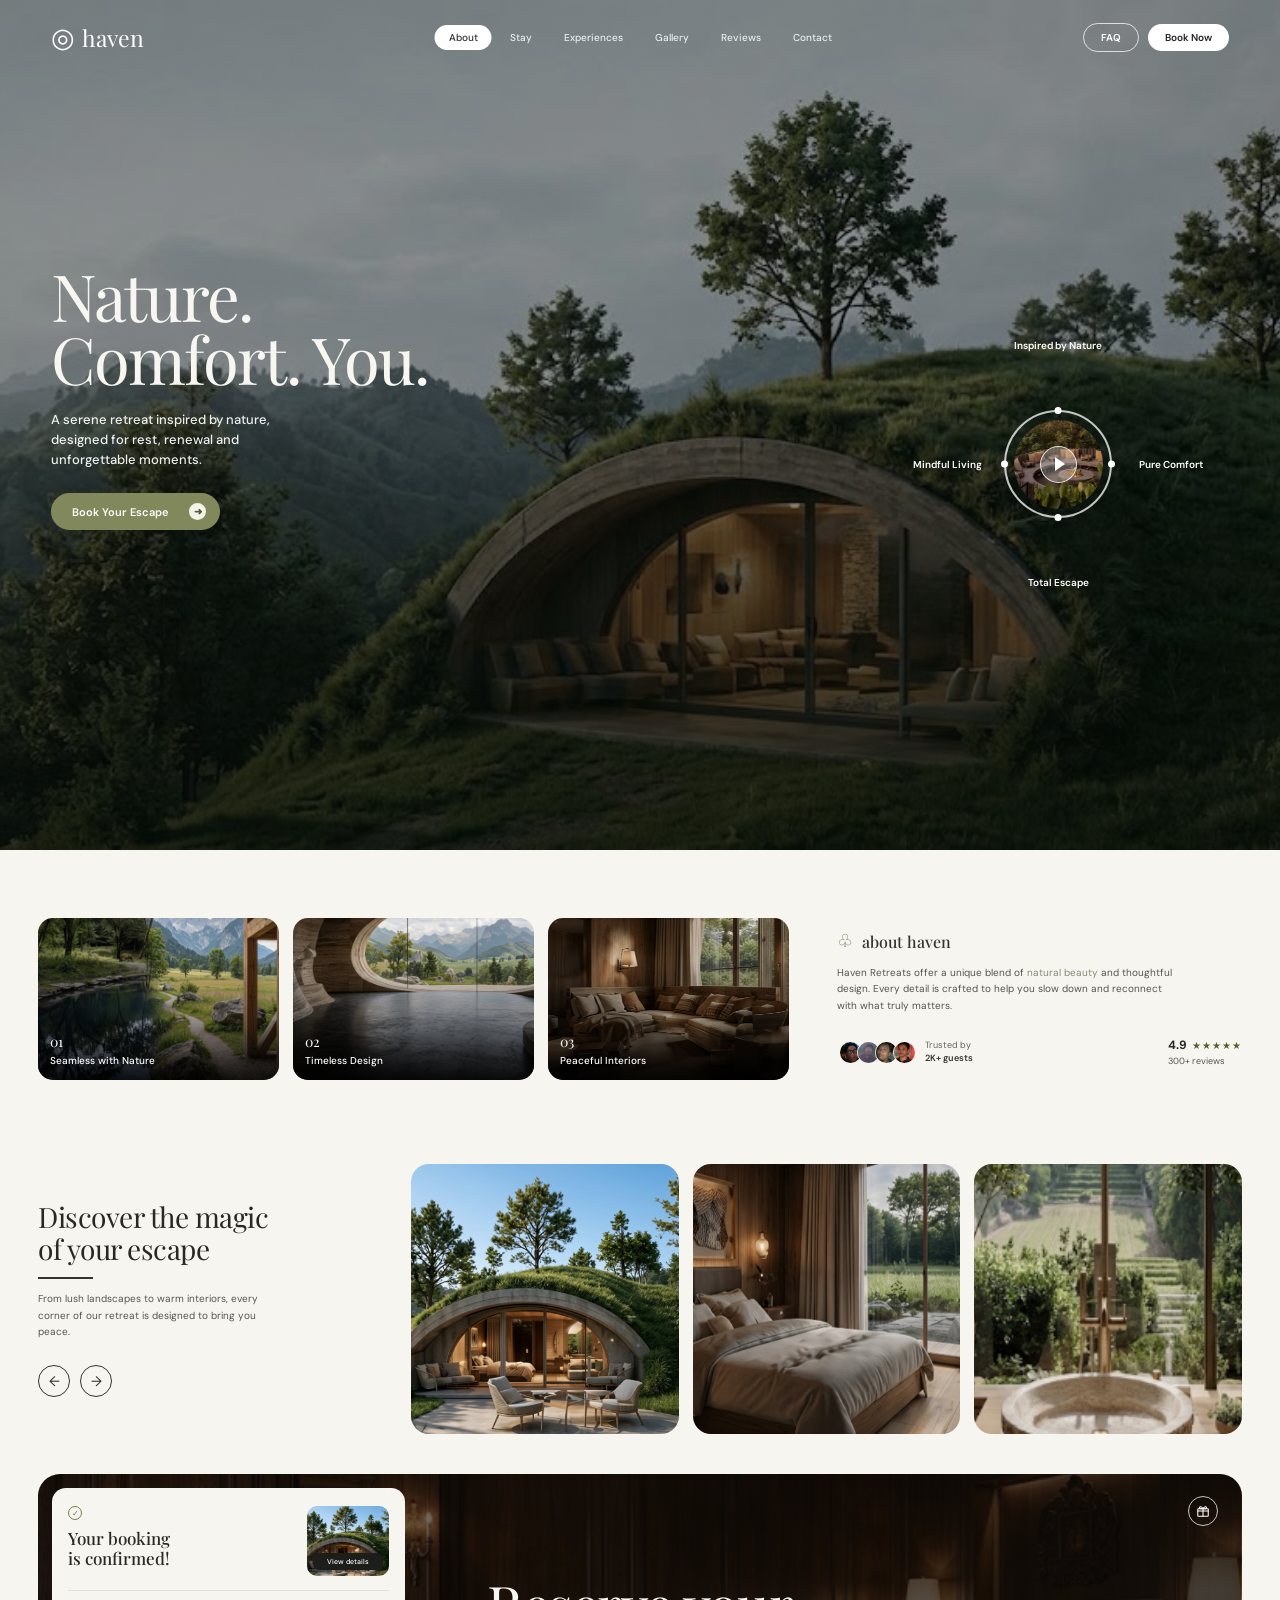
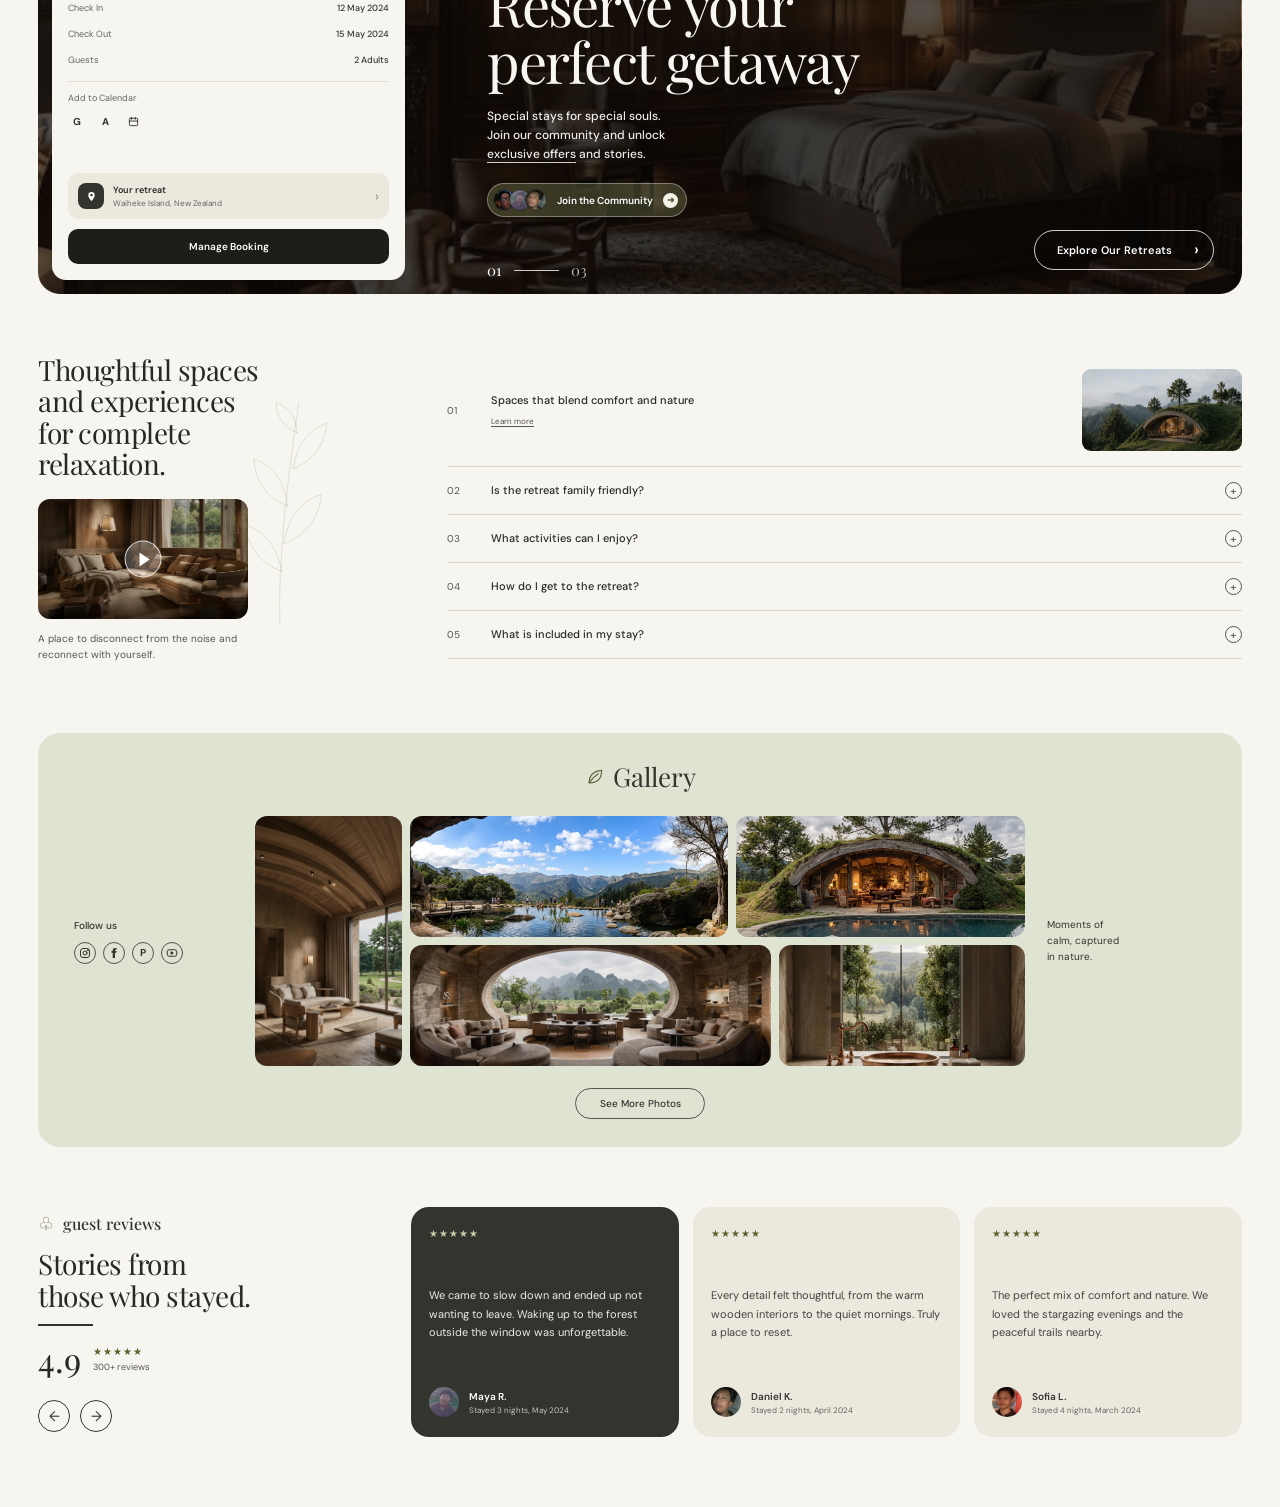
<file: html/stay.html>
<!DOCTYPE html>
<html lang="en">
<head>
  <meta charset="UTF-8">
  <meta name="viewport" content="width=device-width, initial-scale=1.0">
  <title>Haven | Stay</title>

 
  <script>location.replace("index.html#stay");</script>
  <noscript><meta http-equiv="refresh" content="0; url=index.html#stay"></noscript>

  <link rel="stylesheet" href="../css/style.css">
  <link rel="stylesheet" href="../css/stay.css">

  <link rel="preconnect" href="https://fonts.googleapis.com">
  <link rel="preconnect" href="https://fonts.gstatic.com" crossorigin>
  <link href="https://fonts.googleapis.com/css2?family=DM+Sans:wght@400;500;600;700&family=Playfair+Display:wght@400;500&display=swap" rel="stylesheet">
</head>
<body>

  <main>

    <section class="stay-section" id="stay">

      <div class="stay-card">

        <a href="#gift" class="gift-btn" aria-label="Gift">
          <svg viewBox="0 0 24 24" width="14" height="14" fill="none" stroke="currentColor" stroke-width="1.8" stroke-linecap="round" stroke-linejoin="round">
            <rect x="3" y="8" width="18" height="13" rx="1"></rect>
            <path d="M12 8v13M3 12h18M12 8c-2-4-6-4-6-1.5S10 8 12 8zm0 0c2-4 6-4 6-1.5S14 8 12 8z"></path>
          </svg>
        </a>

        <aside class="booking-card">

          <div class="booking-top">
            <div class="booking-title">
              <span class="check-icon">✓</span>
              <h2>Your booking<br>is confirmed!</h2>
            </div>

            <div class="booking-thumb">
              <img src="../images/nature.png" alt="Your retreat">
              <a href="#details" class="details-btn">View details</a>
            </div>
          </div>

          <ul class="booking-info">
            <li><span>Check In</span><strong>12 May 2024</strong></li>
            <li><span>Check Out</span><strong>15 May 2024</strong></li>
            <li><span>Guests</span><strong>2 Adults</strong></li>
          </ul>

          <div class="calendar-row">
            <span>Add to Calendar</span>

            <div class="calendar-icons">
              <a href="#" aria-label="Google Calendar">G</a>
              <a href="#" aria-label="Apple Calendar">A</a>
              <a href="#" aria-label="Download calendar file">
                <svg viewBox="0 0 24 24" width="11" height="11" fill="none" stroke="currentColor" stroke-width="2" stroke-linecap="round" stroke-linejoin="round">
                  <rect x="3" y="5" width="18" height="16" rx="2"></rect>
                  <path d="M16 3v4M8 3v4M3 11h18"></path>
                </svg>
              </a>
            </div>
          </div>

          <div class="retreat-row">
            <span class="pin">
              <svg viewBox="0 0 24 24" width="11" height="11" fill="currentColor">
                <path d="M12 2a7 7 0 0 0-7 7c0 5 7 13 7 13s7-8 7-13a7 7 0 0 0-7-7zm0 9.5A2.5 2.5 0 1 1 12 6a2.5 2.5 0 0 1 0 5.5z"></path>
              </svg>
            </span>

            <div class="retreat-text">
              <strong>Your retreat</strong>
              <span>Waiheke Island, New Zealand</span>
            </div>

            <span class="retreat-arrow">›</span>
          </div>

          <a href="#manage" class="manage-btn">Manage Booking</a>

        </aside>

        <div class="stay-content">
          <h1>
            Reserve your<br>
            perfect getaway
          </h1>

          <p>
            Special stays for special souls.<br>
            Join our community and unlock<br>
            <span>exclusive offers</span> and stories.
          </p>

          <a href="#community" class="community-btn">
            <span class="community-avatars">
              <img src="../images/guest1.png" alt="Guest">
              <img src="../images/guest2.png" alt="Guest">
              <img src="../images/guest3.png" alt="Guest">
            </span>
            Join the Community
            <span class="arrow">➜</span>
          </a>
        </div>

        <div class="slide-counter">
          <span>01</span>
          <i></i>
          <span>03</span>
        </div>

        <a href="#experiences" class="explore-btn">
          Explore Our Retreats
          <span class="explore-arrow">›</span>
        </a>

      </div>

    </section>

  </main>

</body>
</html>
</file>
<file: css/style.css>
* {
    margin: 0;
    padding: 0;
    box-sizing: border-box;
}

html {
    font-size: 62.5%;
    scroll-behavior: smooth;
    scroll-padding-top: 70px;
}

body {
    font-family: 'DM Sans', sans-serif;
    background: #f7f5ef;
    color: #ffffff;
    overflow-x: hidden;
}

a {
    text-decoration: none;
    color: inherit;
}

button {
    font-family: inherit;
}


.navbar {
    position: fixed;
    top: 0;
    left: 0;
    z-index: 100;
    width: 100%;
    height: 7.5rem;
    padding: 0 4%;
    display: flex;
    justify-content: space-between;
    align-items: center;
    transition: background 0.35s ease, height 0.35s ease;
}

.navbar.scrolled {
    height: 6.4rem;
    background: rgba(28, 30, 22, 0.8);
    backdrop-filter: blur(12px);
    -webkit-backdrop-filter: blur(12px);
}

.logo {
    display: flex;
    align-items: center;
    gap: 0.7rem;
    font-family: 'Playfair Display', serif;
    font-size: 2.3rem;
    color: #ffffff;
}

.logo-icon {
    font-family: serif;
    font-size: 2.7rem;
}

.nav-links {
    position: absolute;
    left: 50%;
    transform: translateX(-50%);
    display: flex;
    align-items: center;
    gap: 0.4rem;
}

.nav-links a {
    padding: 0.6rem 1.4rem;
    border-radius: 2rem;
    font-size: 1rem;
    font-weight: 500;
    color: rgba(255, 255, 255, 0.85);
    white-space: nowrap;
    transition: 0.3s;
}

.nav-links a:hover {
    background: rgba(255, 255, 255, 0.14);
    color: #ffffff;
}

.nav-links a.active {
    background: #ffffff;
    color: #333333;
}

.nav-buttons {
    display: flex;
    align-items: center;
    gap: 0.9rem;
}

.faq-btn,
.book-btn {
    padding: 0.7rem 1.7rem;
    border-radius: 2.5rem;
    font-size: 1rem;
    font-weight: 600;
    white-space: nowrap;
    transition: 0.3s;
}

.faq-btn {
    border: 1px solid rgba(255, 255, 255, 0.75);
}

.book-btn {
    background: #ffffff;
    color: #222222;
}

.faq-btn:hover {
    background: #ffffff;
    color: #222222;
}

.book-btn:hover {
    background: #dce0d4;
}

.menu-btn {
    display: none;
    width: 3.2rem;
    height: 3.2rem;
    border: 1px solid rgba(255, 255, 255, 0.75);
    border-radius: 50%;
    background: transparent;
    color: #ffffff;
    font-size: 1.6rem;
    cursor: pointer;
}


.hero {
    position: relative;
    z-index: 20;
    width: 100%;
    height: 100vh;
    min-height: 60rem;
    max-height: 85rem;
    overflow: hidden;
    background-image:
        linear-gradient(to bottom,
            rgba(10, 17, 15, 0.42),
            rgba(10, 17, 15, 0.35) 45%,
            rgba(5, 12, 7, 0.72)),
        url("../images/bghome1.png");
    background-size: cover;
    background-position: center;
}

.hero-content {
    position: absolute;
    top: 31%;
    left: 4%;
    z-index: 2;
    width: min(47rem, 48%);
}

.hero-content h1 {
    font-family: 'Playfair Display', serif;
    font-size: clamp(3.8rem, 5.2vw, 6.5rem);
    font-weight: 400;
    line-height: 0.98;
    letter-spacing: -0.03em;
    color: #f7f6f1;
    margin-bottom: 1.9rem;
}

.hero-content p {
    font-size: 1.3rem;
    font-weight: 500;
    line-height: 1.55;
    color: rgba(255, 255, 255, 0.92);
    margin-bottom: 2.3rem;
}

.escape-btn {
    display: inline-flex;
    align-items: center;
    justify-content: space-between;
    gap: 2rem;
    min-width: 15rem;
    padding: 1rem 1.4rem 1rem 2.1rem;
    border-radius: 3rem;
    background: #81895c;
    color: #ffffff;
    font-size: 1.1rem;
    font-weight: 600;
    transition: 0.3s;
}

.escape-btn:hover {
    background: #697348;
    transform: translateY(-2px);
}

.arrow {
    display: flex;
    justify-content: center;
    align-items: center;
    width: 1.7rem;
    height: 1.7rem;
    border-radius: 50%;
    background: #f4f3e9;
    color: #535a3a;
    font-size: 1rem;
}

.experience {
    position: absolute;
    top: 50%;
    right: 6%;
    z-index: 3;
    font-size: 1rem;
    width: 29em;
    height: 26em;
    transform: translateY(-35%);
}

.circle {
    position: absolute;
    top: 50%;
    left: 50%;
    transform: translate(-50%, -50%);
    width: 10.8em;
    height: 10.8em;
    border: 2px solid rgba(255, 255, 255, 0.75);
    border-radius: 50%;
    display: flex;
    align-items: center;
    justify-content: center;
}

.circle-image {
    position: absolute;
    width: 8.9em;
    height: 8.9em;
    border-radius: 50%;
    background-image:
        linear-gradient(rgba(0, 0, 0, 0.12), rgba(0, 0, 0, 0.25)),
        url("../images/bghome2.png");
    background-size: cover;
    background-position: center;
}


.play-btn {
    position: relative;
    z-index: 2;
    width: 3.7rem;
    height: 3.7rem;
    border: 1px solid rgba(255, 255, 255, 0.8);
    border-radius: 50%;
    background: rgba(255, 255, 255, 0.25);
    cursor: pointer;
    display: flex;
    justify-content: center;
    align-items: center;
}

.play-btn span {
    margin-left: 0.3rem;
    border-top: 0.7rem solid transparent;
    border-bottom: 0.7rem solid transparent;
    border-left: 1rem solid #ffffff;
}

.dot {
    position: absolute;
    z-index: 4;
    width: 0.7em;
    height: 0.7em;
    border-radius: 50%;
    background: #ffffff;
}

.dot-top { 
    top: -0.5em;    
    left: 50%;  
    transform: translateX(-50%); 
}

.dot-bottom { 
    bottom: -0.5em; 
    left: 50%;  transform: 
    translateX(-50%); 
}

.dot-left { 
    left: -0.5em;   
    top: 50%;   
    transform: translateY(-50%); 
}

.dot-right {
    right: -0.5em;  
    top: 50%;   
    transform: translateY(-50%); 
}

.experience > span {
    position: absolute;
    font-size: 1em;
    font-weight: 600;
    color: #ffffff;
    white-space: nowrap;
}

.top-label { 
    top: 0.5em;    
    left: 50%;  
    transform: translateX(-50%); 
}

.bottom-label { 
    bottom: 0.5em; 
    left: 50%;  
    transform: translateX(-50%); 
}

.left-label { 
    left: 0;       
    top: 50%;   
    transform: translateY(-50%); 
}

.right-label { 
    right: 0;      
    top: 50%;   
    transform: translateY(-50%); 
}

.about-section {
    padding: 2.4rem 3% 4rem;
    display: flex;
    flex-direction: column;
    gap: 4rem;
    background: #f7f5ef;
    color: #292923;
}

.about-top {
    min-height: 25rem;
    display: flex;
    align-items: center;
    justify-content: space-between;
    gap: 4%;
}

.about-gallery {
    width: 63%;
    display: grid;
    grid-template-columns: repeat(3, 1fr);
    gap: 1.4rem;
}

.gallery-card {
    position: relative;
    height: 16.2rem;
    overflow: hidden;
    border-radius: 1.5rem;
    background: #333333;
}

.gallery-card img {
    display: block;
    width: 100%;
    height: 100%;
    object-fit: cover;
    transition: transform 0.5s;
}

.gallery-card:hover img {
    transform: scale(1.06);
}

.card-overlay {
    position: absolute;
    inset: 0;
    padding: 1.2rem;
    display: flex;
    flex-direction: column;
    justify-content: flex-end;
    color: #ffffff;
    background: linear-gradient(to top,
        rgba(0, 0, 0, 0.88) 0%,
        rgba(0, 0, 0, 0.35) 35%,
        transparent 75%);
}

.card-overlay span {
    font-family: 'Playfair Display', serif;
    font-size: 1.4rem;
    margin-bottom: 0.3rem;
}

.card-overlay h3 {
    font-size: 1rem;
    font-weight: 500;
    line-height: 1.4;
}

.about-content {
    width: 34%;
}

.about-heading {
    display: flex;
    align-items: center;
    gap: 0.9rem;
    margin-bottom: 1.3rem;
}

.about-icon {
    font-size: 1.8rem;
    line-height: 1;
    color: #777e56;
}

.about-heading h2 {
    font-family: 'Playfair Display', serif;
    font-size: 1.6rem;
    font-weight: 500;
    color: #34342f;
}

.about-description {
    max-width: 34rem;
    margin-bottom: 2.3rem;
    font-size: 1rem;
    line-height: 1.65;
    color: #55554f;
}

.about-description span {
    color: #888b75;
}

.about-bottom {
    display: flex;
    align-items: center;
    justify-content: space-between;
    gap: 1.2rem;
}

.guest-trust {
    display: flex;
    align-items: center;
    gap: 0.9rem;
}

.guest-avatars {
    display: flex;
    padding-left: 2px;
}

.guest-avatars img {
    width: 2.3rem;
    height: 2.3rem;
    margin-left: -0.5rem;
    border: 1.5px solid #f7f5ef;
    border-radius: 50%;
    object-fit: cover;
}

.guest-avatars img:first-child {
    margin-left: 0;
}

.trust-text {
    display: flex;
    flex-direction: column;
    gap: 0.2rem;
    white-space: nowrap;
}

.trust-text span,
.trust-text strong {
    font-size: 0.9rem;
    line-height: 1.2;
}

.trust-text span {
    color: #65655e;
}

.trust-text strong {
    color: #35352f;
    font-weight: 600;
}

.rating {
    display: flex;
    flex-direction: column;
    gap: 0.2rem;
}

.rating-top {
    display: flex;
    align-items: center;
    gap: 0.5rem;
}

.rating-number {
    font-size: 1.2rem;
    font-weight: 700;
    color: #292923;
}

.stars {
    font-size: 1rem;
    letter-spacing: 1px;
    color: #59602c;
}

.rating p {
    font-size: 0.9rem;
    color: #56564f;
}

.discover-row {
    display: flex;
    align-items: center;
    justify-content: space-between;
    gap: 4%;
}

.discover-content {
    width: 27%;
    flex-shrink: 0;
}

.discover-content h2 {
    font-family: 'Playfair Display', serif;
    font-size: clamp(2rem, 2.3vw, 2.8rem);
    font-weight: 400;
    line-height: 1.15;
    letter-spacing: -0.5px;
    color: #292923;
}

.discover-line {
    display: block;
    width: 5.5rem;
    height: 2px;
    margin: 1.2rem 0;
    background: #34342f;
}

.discover-content p {
    max-width: 25rem;
    font-size: 1rem;
    line-height: 1.65;
    color: #55554f;
}

.discover-arrows {
    display: flex;
    gap: 1rem;
    margin-top: 2.4rem;
}

.arrow-btn {
    width: 3.2rem;
    height: 3.2rem;
    border: 1px solid #34342f;
    border-radius: 50%;
    background: transparent;
    color: #34342f;
    font-size: 1.4rem;
    cursor: pointer;
    transition: 0.3s;
}

.arrow-btn:hover {
    background: #81895c;
    border-color: #81895c;
    color: #ffffff;
}

.discover-gallery {
    flex: 1;
    min-width: 0;
    height: 27rem;
    display: flex;
    gap: 1.4rem;
}

.discover-card {
    height: 100%;
    overflow: hidden;
    border-radius: 1.8rem;
    background: #333333;
}

.discover-card img {
    display: block;
    width: 100%;
    height: 100%;
    object-fit: cover;
    transition: transform 0.5s;
}

.discover-card:hover img {
    transform: scale(1.06);
}

.card-large { 
    flex: 3.2; 
}

.card-medium { 
    flex: 3.2; 
}

.card-small { 
    flex: 3.2; 
}

@media (min-width: 1400px) {
    html { 
        font-size: 70%; 
    }
}

@media (min-width: 1800px) {
    html { 
        font-size: 80%; 
    }
}

@media (max-width: 1000px) {

    .nav-links a {
        padding: 0.6rem 1rem;
        font-size: 0.9rem;
    }

    .experience {
        font-size: 0.85rem;
        right: 2%;
    }

    .discover-gallery {
        height: 22rem;
        gap: 1rem;
    }

    .gallery-card {
        height: 15rem;
    }

    .about-gallery {
        gap: 1rem;
    }
}

@media (max-width: 768px) {

    html { 
        font-size: 75%; 
    }

    .navbar {
        height: 6rem;
        padding: 0 4%;
    }

    .menu-btn {
        display: flex;
        align-items: center;
        justify-content: center;
    }

    .nav-links {
        position: absolute;
        top: 100%;
        left: 0;
        right: 0;
        transform: none;
        display: none;
        flex-direction: column;
        align-items: stretch;
        gap: 0.4rem;
        padding: 1.2rem 4% 1.6rem;
        background: rgba(28, 30, 22, 0.95);
    }

    .nav-links.open {
        display: flex;
    }

    .nav-links a {
        padding: 1rem 1.4rem;
        font-size: 1.3rem;
    }

    .hero {
        height: 650px;
        min-height: 0;
    }

    .hero-content {
        left: 5%;
        width: 55%;
    }

    .hero-content h1 {
        font-size: clamp(3.8rem, 6vw, 4.8rem);
    }

    .experience {
        font-size: 0.75rem;
        right: 1%;
    }

    .about-section {
        padding: 3rem 5% 4rem;
        gap: 3.6rem;
    }

    .about-top,
    .discover-row {
        flex-direction: column;
        align-items: stretch;
        gap: 2.6rem;
    }

    .about-gallery,
    .about-content,
    .discover-content {
        width: 100%;
    }

    .about-description,
    .discover-content p {
        max-width: 50rem;
    }

    .about-bottom {
        justify-content: flex-start;
        gap: 3.5rem;
    }

    .gallery-card {
        height: 19rem;
    }

    .card-overlay h3 {
        font-size: 1.1rem;
    }

    .discover-gallery {
        height: 24rem;
        overflow-x: auto;
        scroll-snap-type: x mandatory;
        scrollbar-width: none;
    }

    .discover-gallery::-webkit-scrollbar {
        display: none;
    }

    .discover-card {
        flex: 0 0 70%;
        scroll-snap-align: start;
    }

    .card-medium { 
        flex: 0 0 70%; 
    }
    .card-small { 
        flex: 0 0 70%; 
    }
}


@media (max-width: 600px) {

    .hero {
        height: 720px;
    }

    .hero-content {
        top: 20%;
        left: 6%;
        right: 5%;
        width: auto;
    }

    .hero-content h1 {
        font-size: 4.2rem;
    }

    .experience {
        top: auto;
        bottom: 40px;
        left: 50%;
        right: auto;
        font-size: 11px;
        transform: translateX(-50%);
    }

    .about-gallery {
        gap: 0.8rem;
    }

    .gallery-card {
        height: 15rem;
        border-radius: 1.2rem;
    }

    .card-overlay {
        padding: 0.8rem;
    }

    .card-overlay h3 {
        font-size: 1rem;
    }

    .about-bottom {
        flex-wrap: wrap;
        gap: 2rem;
    }
}

@media (max-width: 380px) {

    .faq-btn {
        display: none;
    }

    .hero {
        height: 680px;
    }

    .hero-content h1 {
        font-size: 3.8rem;
    }

    .experience {
        bottom: 20px;
        font-size: 10px;
    }

    .about-gallery {
        grid-template-columns: 1fr;
        gap: 1.2rem;
    }

    .gallery-card {
        height: 19rem;
    }
}
</file>
<file: css/stay.css>
.stay-section {
    padding: 0 3% 4rem;
    background: #f7f5ef;
    color: #ffffff;
}

.stay-card {
    position: relative;
    height: 42rem;
    min-height: 38rem;
    padding: 1.4rem;
    display: grid;
    grid-template-columns: minmax(23rem, 30%) 1fr;
    grid-template-rows: 1fr auto;
    column-gap: 7%;
    overflow: hidden;
    border-radius: 2.2rem;
    background-image:
        linear-gradient(to right,
            rgba(10, 8, 6, 0.55),
            rgba(10, 8, 6, 0.6) 40%,
            rgba(10, 8, 6, 0.78)),
        url("../images/bgstay.png");
    background-size: cover;
    background-position: center;
}

.gift-btn {
    position: absolute;
    top: 2.2rem;
    right: 2.4rem;
    z-index: 5;
    width: 3rem;
    height: 3rem;
    display: flex;
    align-items: center;
    justify-content: center;
    border: 1px solid rgba(255, 255, 255, 0.75);
    border-radius: 50%;
    color: #ffffff;
    transition: 0.3s;
}

.gift-btn:hover {
    background: #ffffff;
    color: #222222;
}


.booking-card {
    grid-column: 1;
    grid-row: 1 / span 2;
    padding: 1.8rem 1.6rem 1.6rem;
    display: flex;
    flex-direction: column;
    background: #f7f5ef;
    color: #292923;
    border-radius: 1.4rem;
}

.booking-top {
    display: flex;
    justify-content: space-between;
    gap: 1rem;
    margin-bottom: 1.4rem;
}

.check-icon {
    display: flex;
    align-items: center;
    justify-content: center;
    width: 1.4rem;
    height: 1.4rem;
    margin-bottom: 0.8rem;
    border: 1px solid #777e56;
    border-radius: 50%;
    font-size: 0.8rem;
    color: #777e56;
}

.booking-title h2 {
    font-family: 'Playfair Display', serif;
    font-size: 1.7rem;
    font-weight: 500;
    line-height: 1.2;
}

.booking-thumb {
    position: relative;
    width: 8.2rem;
    height: 7rem;
    flex-shrink: 0;
    overflow: hidden;
    border-radius: 1rem;
    background: #333333;
}

.booking-thumb img {
    display: block;
    width: 100%;
    height: 100%;
    object-fit: cover;
}

.details-btn {
    position: absolute;
    left: 0.6rem;
    right: 0.6rem;
    bottom: 0.6rem;
    padding: 0.4rem 0;
    border-radius: 0.6rem;
    background: #1d1d1a;
    color: #ffffff;
    font-size: 0.7rem;
    font-weight: 500;
    text-align: center;
    transition: 0.3s;
}

.details-btn:hover {
    background: #81895c;
}

.booking-info {
    padding: 0.4rem 0;
    margin-bottom: 0.4rem;
    border-top: 1px solid #e3e0d4;
    list-style: none;
}

.booking-info li {
    display: flex;
    justify-content: space-between;
    padding: 0.7rem 0;
    font-size: 0.9rem;
}

.booking-info li span {
    color: #65655e;
}

.booking-info li strong {
    font-weight: 500;
    color: #35352f;
}

.calendar-row {
    display: flex;
    flex-direction: column;
    gap: 0.8rem;
    padding: 1rem 0 1.4rem;
    border-top: 1px solid #e3e0d4;
}

.calendar-row > span {
    font-size: 0.9rem;
    color: #65655e;
}

.calendar-icons {
    display: flex;
    gap: 1rem;
}

.calendar-icons a {
    width: 1.8rem;
    height: 1.8rem;
    display: flex;
    align-items: center;
    justify-content: center;
    font-size: 1rem;
    font-weight: 700;
    color: #35352f;
    transition: 0.3s;
}

.calendar-icons a:hover {
    color: #81895c;
}

.retreat-row {
    margin-top: auto;
    margin-bottom: 1rem;
    padding: 1rem;
    display: flex;
    align-items: center;
    gap: 0.9rem;
    border-radius: 1rem;
    background: #ebe9de;
}

.pin {
    width: 2.6rem;
    height: 2.6rem;
    flex-shrink: 0;
    display: flex;
    align-items: center;
    justify-content: center;
    border-radius: 0.8rem;
    background: #34342f;
    color: #ffffff;
}

.retreat-text {
    flex: 1;
    display: flex;
    flex-direction: column;
    gap: 0.2rem;
}

.retreat-text strong {
    font-size: 0.9rem;
    font-weight: 600;
}

.retreat-text span {
    font-size: 0.8rem;
    color: #65655e;
}

.retreat-arrow {
    font-size: 1.4rem;
    color: #888b75;
}

.manage-btn {
    display: flex;
    align-items: center;
    justify-content: center;
    padding: 1.1rem 0;
    border-radius: 1rem;
    background: #1d1d1a;
    color: #ffffff;
    font-size: 1rem;
    font-weight: 600;
    transition: 0.3s;
}

.manage-btn:hover {
    background: #81895c;
}

.stay-content {
    grid-column: 2;
    grid-row: 1;
    align-self: center;
    padding-top: 6%;
}

.stay-content h1 {
    font-family: 'Playfair Display', serif;
    font-size: clamp(3.2rem, 4.4vw, 5.6rem);
    font-weight: 400;
    line-height: 1.02;
    letter-spacing: -0.03em;
    color: #f7f6f1;
    margin-bottom: 1.8rem;
}

.stay-content p {
    font-size: 1.2rem;
    font-weight: 500;
    line-height: 1.55;
    color: rgba(255, 255, 255, 0.92);
    margin-bottom: 2rem;
}

.stay-content p span {
    border-bottom: 1px solid rgba(255, 255, 255, 0.8);
}

.community-btn {
    display: inline-flex;
    align-items: center;
    gap: 1rem;
    padding: 0.5rem 0.8rem 0.5rem 0.5rem;
    border: 1px solid rgba(255, 255, 255, 0.35);
    border-radius: 3rem;
    background: rgba(129, 137, 92, 0.35);
    font-size: 1rem;
    font-weight: 600;
    transition: 0.3s;
}

.community-btn:hover {
    background: #81895c;
    transform: translateY(-2px);
}

.community-avatars {
    display: flex;
}

.community-avatars img {
    width: 2.2rem;
    height: 2.2rem;
    margin-left: -0.6rem;
    border: 1.5px solid #2a2a22;
    border-radius: 50%;
    object-fit: cover;
}

.community-avatars img:first-child {
    margin-left: 0;
}

.community-btn .arrow {
    width: 1.5rem;
    height: 1.5rem;
    font-size: 0.9rem;
}


.slide-counter {
    grid-column: 2;
    grid-row: 2;
    align-self: end;
    display: flex;
    align-items: center;
    gap: 1.2rem;
    font-family: 'Playfair Display', serif;
    font-size: 1.5rem;
}

.slide-counter i {
    width: 4.5rem;
    height: 1px;
    background: rgba(255, 255, 255, 0.8);
}

.slide-counter span:last-child {
    opacity: 0.7;
}

.explore-btn {
    position: absolute;
    right: 2.8rem;
    bottom: 2.4rem;
    display: inline-flex;
    align-items: center;
    justify-content: space-between;
    gap: 2.2rem;
    min-width: 17rem;
    padding: 1.1rem 1.4rem 1.1rem 2.2rem;
    border: 1px solid rgba(255, 255, 255, 0.8);
    border-radius: 3rem;
    font-size: 1.1rem;
    font-weight: 600;
    transition: 0.3s;
}

.explore-btn:hover {
    background: #ffffff;
    color: #222222;
}

.explore-arrow {
    font-size: 1.6rem;
    line-height: 1;
}


@media (max-width: 768px) {

    .stay-section {
        padding: 0 5% 3rem;
    }

    .stay-card {
        height: auto;
        min-height: 0;
        padding: 2rem 1.8rem 2.6rem;
        display: flex;
        flex-direction: column;
        gap: 2.8rem;
    }

    .gift-btn {
        top: 2rem;
        right: 1.8rem;
    }

    .booking-card {
        width: 100%;
        max-width: 42rem;
        padding: 2rem 1.8rem;
    }

    .booking-thumb {
        width: 10rem;
        height: 8.2rem;
    }

    .stay-content {
        padding-top: 0;
    }

    .stay-content h1 {
        font-size: clamp(3.6rem, 7vw, 4.6rem);
    }

    .explore-btn {
        position: static;
        align-self: flex-start;
    }
}

@media (max-width: 600px) {

    .stay-card {
        padding: 2rem 1.6rem 2.6rem;
    }

    .booking-card {
        max-width: 100%;
    }

    .stay-content p br {
        display: none;
    }
}

@media (max-width: 380px) {

    .stay-content h1 {
        font-size: 3.4rem;
    }

    .explore-btn {
        width: 100%;
    }
}
</file>
<file: css/experiences.css>
.experiences-section {
    position: relative;
    padding: 2rem 3% 7rem;

    display: flex;
    align-items: flex-start;
    justify-content: space-between;
    gap: 6%;
    overflow: hidden;
    background: #f7f5ef;
    color: #292923;
}

.leaf-deco {
    position: absolute;
    left: 16%;
    top: 5rem;
    width: 15rem;
    color: rgba(129, 137, 92, 0.22);
    pointer-events: none;
}

.exp-left {
    position: relative;
    width: 28%;
    flex-shrink: 0;
}

.exp-left h2 {
    font-family: 'Playfair Display', serif;
    font-size: clamp(2rem, 2.3vw, 2.8rem);
    font-weight: 400;
    line-height: 1.12;
    letter-spacing: -0.5px;
    margin-bottom: 2rem;
}

.exp-video {
    position: relative;
    max-width: 21rem;
    height: 12rem;
    overflow: hidden;
    border-radius: 1.2rem;
    background: #333333;
}

.exp-video img {
    display: block;
    width: 100%;
    height: 100%;
    object-fit: cover;
}

.exp-video .play-btn {
    position: absolute;
    top: 50%;
    left: 50%;
    transform: translate(-50%, -50%);
}

.exp-left p {
    max-width: 20rem;
    margin-top: 1.2rem;
    font-size: 1rem;
    line-height: 1.6;
    color: #55554f;
}

.exp-list {
    position: relative;
    flex: 1;
    min-width: 0;
}

.exp-item {
    border-bottom: 1px solid #d9d6c8;
    cursor: pointer;
    outline: none;
}

.exp-item:focus-visible {
    outline: 2px solid #81895c;
    outline-offset: 2px;
}

.exp-row {
    display: grid;
    grid-template-columns: 3.4rem 1fr auto;
    align-items: center;
    column-gap: 1rem;
    padding: 1.5rem 0;
}

.exp-num {
    font-size: 1rem;
    color: #55554f;
}

.exp-text h3 {
    font-size: 1.1rem;
    font-weight: 500;
    line-height: 1.4;
}

.exp-desc,
.exp-more,
.exp-img {
    display: none;
}

.exp-desc {
    max-width: 33rem;
    margin-top: 0.5rem;
    font-size: 1rem;
    line-height: 1.6;
    color: #55554f;
}

.exp-more {
    width: fit-content;
    margin-top: 0.8rem;
    font-size: 0.8rem;
    color: #55554f;
    border-bottom: 1px solid #55554f;
}

.exp-more:hover {
    color: #81895c;
    border-color: #81895c;
}

.exp-icon {
    width: 1.7rem;
    height: 1.7rem;
    display: flex;
    align-items: center;
    justify-content: center;
    border: 1px solid #55554f;
    border-radius: 50%;
    font-size: 1.2rem;
    color: #55554f;
    transition: 0.3s;
}

.exp-item:hover .exp-icon {
    background: #81895c;
    border-color: #81895c;
    color: #ffffff;
}

.exp-item.open .exp-desc,
.exp-item.open .exp-more {
    display: block;
}

.exp-item.open .exp-img {
    display: block;
    width: 16rem;
    height: 8.2rem;
    overflow: hidden;
    border-radius: 0.9rem;
    background: #333333;
}

.exp-item.open .exp-img img {
    display: block;
    width: 100%;
    height: 100%;
    object-fit: cover;
}

.exp-item.open .exp-icon {
    display: none;
}


@media (max-width: 1000px) {

    .exp-item.open .exp-img {
        width: 13rem;
        height: 7.2rem;
    }
}

@media (max-width: 768px) {

    .experiences-section {
        flex-direction: column;
        align-items: stretch;
        gap: 3rem;
        padding: 1rem 5% 5rem;
    }

    .leaf-deco {
        left: auto;
        right: 4%;
        top: 2rem;
    }

    .exp-left {
        width: 100%;
    }

    .exp-video {
        max-width: 32rem;
        height: 17rem;
    }

    .exp-left p {
        max-width: 32rem;
    }

    .exp-text h3 {
        font-size: 1.3rem;
    }
}

@media (max-width: 600px) {

    .exp-left h2 br {
        display: none;
    }

    .exp-video {
        max-width: 100%;
    }

    .exp-row {
        grid-template-columns: 2.8rem 1fr auto;
    }

    .exp-item.open .exp-row {
        grid-template-columns: 2.8rem 1fr;
    }

    .exp-item.open .exp-img {
        grid-column: 2;
        width: 100%;
        height: 14rem;
        margin-top: 1.2rem;
    }
}
</file>
<file: css/gallery.css>
.gallery-section {
    padding: 0 3% 5rem;
    background: #f7f5ef;
    color: #292923;
}

.gallery-panel {
    padding: 2.6rem 3% 2.8rem;
    display: flex;
    flex-direction: column;
    align-items: center;
    gap: 2.2rem;
    border-radius: 2.2rem;
    background: #dfe3d2;
}

.gallery-title {
    display: flex;
    align-items: center;
    gap: 0.8rem;
    color: #5f6740;
}

.gallery-title h2 {
    font-family: 'Playfair Display', serif;
    font-size: clamp(2rem, 2.2vw, 2.6rem);
    font-weight: 400;
    color: #34342f;
}

.gallery-body {
    width: 100%;
    display: grid;
    grid-template-columns: 14% 1fr 14%;
    align-items: center;
    column-gap: 2%;
}

.gallery-follow {
    display: flex;
    flex-direction: column;
    gap: 1rem;
}

.gallery-follow > span {
    font-size: 1rem;
    font-weight: 500;
    color: #34342f;
}

.social-icons {
    display: flex;
    gap: 0.7rem;
}

.social-icons a {
    width: 2.2rem;
    height: 2.2rem;
    display: flex;
    align-items: center;
    justify-content: center;
    border: 1px solid #55554f;
    border-radius: 50%;
    color: #34342f;
    transition: 0.3s;
}

.social-icons a:hover {
    background: #81895c;
    border-color: #81895c;
    color: #ffffff;
}

.social-letter {
    font-size: 1rem;
    line-height: 1;
}


.gallery-photos {
    display: flex;
    gap: 0.8rem;
    height: 25rem;
    min-width: 0;
}

.photo {
    overflow: hidden;
    border-radius: 1.2rem;
    background: #333333;
}

.photo img {
    display: block;
    width: 100%;
    height: 100%;
    object-fit: cover;
    transition: transform 0.5s;
}

.photo:hover img {
    transform: scale(1.06);
}

.photo-tall {
    flex: 1;
}

.photo-rows {
    flex: 4.2;
    min-width: 0;
    display: flex;
    flex-direction: column;
    gap: 0.8rem;
}

.photo-row {
    flex: 1;
    min-height: 0;

    display: flex;
    gap: 0.8rem;
}

.row-top .photo:nth-child(1) { 
    flex: 139; 
}

.row-top .photo:nth-child(2) { 
    flex: 126; 
}

.row-bottom .photo:nth-child(1) { 
    flex: 157; 
}

.row-bottom .photo:nth-child(2) { 
    flex: 107; 
}

.gallery-caption {
    font-size: 1rem;
    line-height: 1.6;
    color: #34342f;
}

.more-photos-btn {
    min-width: 13rem;
    padding: 0.8rem 2rem;
    display: inline-flex;
    justify-content: center;
    border: 1px solid #55554f;
    border-radius: 2.5rem;
    color: #34342f;
    font-size: 1rem;
    font-weight: 500;
    transition: 0.3s;
}

.more-photos-btn:hover {
    background: #81895c;
    border-color: #81895c;
    color: #ffffff;
}

@media (max-width: 1000px) {

    .gallery-photos {
        height: 22rem;
    }
}

@media (max-width: 768px) {

    .gallery-section {
        padding: 0 5% 4rem;
    }

    .gallery-panel {
        padding: 2.4rem 1.8rem 2.6rem;
    }

    .gallery-body {
        grid-template-columns: 1fr;
        row-gap: 1.8rem;
    }

    .gallery-photos {
        order: 1;
        height: 26rem;
    }

    .gallery-follow {
        order: 2;
        flex-direction: row;
        align-items: center;
        gap: 1.4rem;
    }

    .gallery-caption {
        order: 3;
    }

    .gallery-caption br {
        display: none;
    }

    .social-icons a {
        width: 2.8rem;
        height: 2.8rem;
    }
}

@media (max-width: 600px) {

    .gallery-photos,
    .photo-rows,
    .photo-row {
        gap: 0.6rem;
    }

    .gallery-photos {
        height: 22rem;
    }

    .photo {
        border-radius: 0.9rem;
    }
}

@media (max-width: 380px) {

    .gallery-follow {
        flex-wrap: wrap;
    }

    .more-photos-btn {
        width: 100%;
    }
}
</file>
<file: css/reviews.css>
.reviews-section {
    padding: 1rem 3% 7rem;

    display: flex;
    align-items: center;
    justify-content: space-between;
    gap: 4%;

    background: #f7f5ef;
    color: #292923;
}


.reviews-intro {
    width: 27%;
    flex-shrink: 0;
}

.reviews-label {
    display: flex;
    align-items: center;
    gap: 0.9rem;
    margin-bottom: 1.4rem;
    font-family: 'Playfair Display', serif;
    font-size: 1.6rem;
    font-weight: 500;
    color: #34342f;
}

.reviews-icon {
    font-size: 1.8rem;
    line-height: 1;
    color: #777e56;
}

.reviews-intro h2 {
    font-family: 'Playfair Display', serif;
    font-size: clamp(2rem, 2.3vw, 2.8rem);
    font-weight: 400;
    line-height: 1.15;
    letter-spacing: -0.5px;
}

.reviews-line {
    display: block;
    width: 5.5rem;
    height: 2px;
    margin: 1.2rem 0 1.6rem;
    background: #34342f;
}

.reviews-score {
    display: flex;
    align-items: center;
    gap: 1.2rem;
}

.reviews-score strong {
    font-family: 'Playfair Display', serif;
    font-size: 3.4rem;
    font-weight: 400;
    line-height: 1;
}

.reviews-score p {
    margin-top: 0.3rem;
    font-size: 0.9rem;
    color: #56564f;
}

.review-stars {
    font-size: 1rem;
    letter-spacing: 1px;
    color: #59602c;
}

.reviews-arrows {
    display: flex;
    gap: 1rem;
    margin-top: 2.4rem;
}


.reviews-track {
    flex: 1;
    min-width: 0;
    display: flex;
    gap: 1.4rem;
    overflow-x: auto;
    scroll-snap-type: x mandatory;
    scrollbar-width: none;
}

.reviews-track::-webkit-scrollbar {
    display: none;
}

.review-card {
    flex: 0 0 calc((100% - 2.8rem) / 3);
    min-height: 23rem;
    padding: 2rem 1.8rem;
    display: flex;
    flex-direction: column;
    justify-content: space-between;
    gap: 1.6rem;
    scroll-snap-align: start;
    border-radius: 1.8rem;
    background: #ebe9de;
    transition: transform 0.4s;
}

.review-card:hover {
    transform: translateY(-4px);
}

.review-text {
    font-size: 1.1rem;
    line-height: 1.7;
    color: #44443e;
}

.review-guest {
    display: flex;
    align-items: center;
    gap: 1rem;
}

.review-guest img {
    width: 3rem;
    height: 3rem;
    border-radius: 50%;
    object-fit: cover;
}

.review-guest div {
    display: flex;
    flex-direction: column;
    gap: 0.2rem;
}

.review-guest strong {
    font-size: 1rem;
    font-weight: 600;
    color: #35352f;
}

.review-guest span {
    font-size: 0.8rem;
    color: #65655e;
}

.review-card.featured {
    background: #34342f;
    color: #ffffff;
}

.review-card.featured .review-stars {
    color: #c7cda8;
}

.review-card.featured .review-text {
    color: rgba(255, 255, 255, 0.9);
}

.review-card.featured .review-guest strong {
    color: #ffffff;
}

.review-card.featured .review-guest span {
    color: rgba(255, 255, 255, 0.7);
}


@media (max-width: 1000px) {

    .reviews-intro {
        width: 29%;
    }

    .review-card {
        flex: 0 0 calc((100% - 1.4rem) / 2);
        min-height: 22rem;
    }
}

@media (max-width: 768px) {

    .reviews-section {
        flex-direction: column;
        align-items: stretch;
        gap: 2.6rem;
        padding: 1rem 5% 5rem;
    }

    .reviews-intro {
        width: 100%;
    }

    .review-card {
        flex: 0 0 62%;
    }

    .review-guest img {
        width: 3.4rem;
        height: 3.4rem;
    }
}

@media (max-width: 600px) {

    .reviews-intro h2 br {
        display: none;
    }

    .review-card {
        flex: 0 0 82%;
        min-height: 21rem;
    }
}

@media (max-width: 380px) {

    .review-card {
        flex: 0 0 88%;
        padding: 1.6rem 1.4rem;
    }
}
</file>
